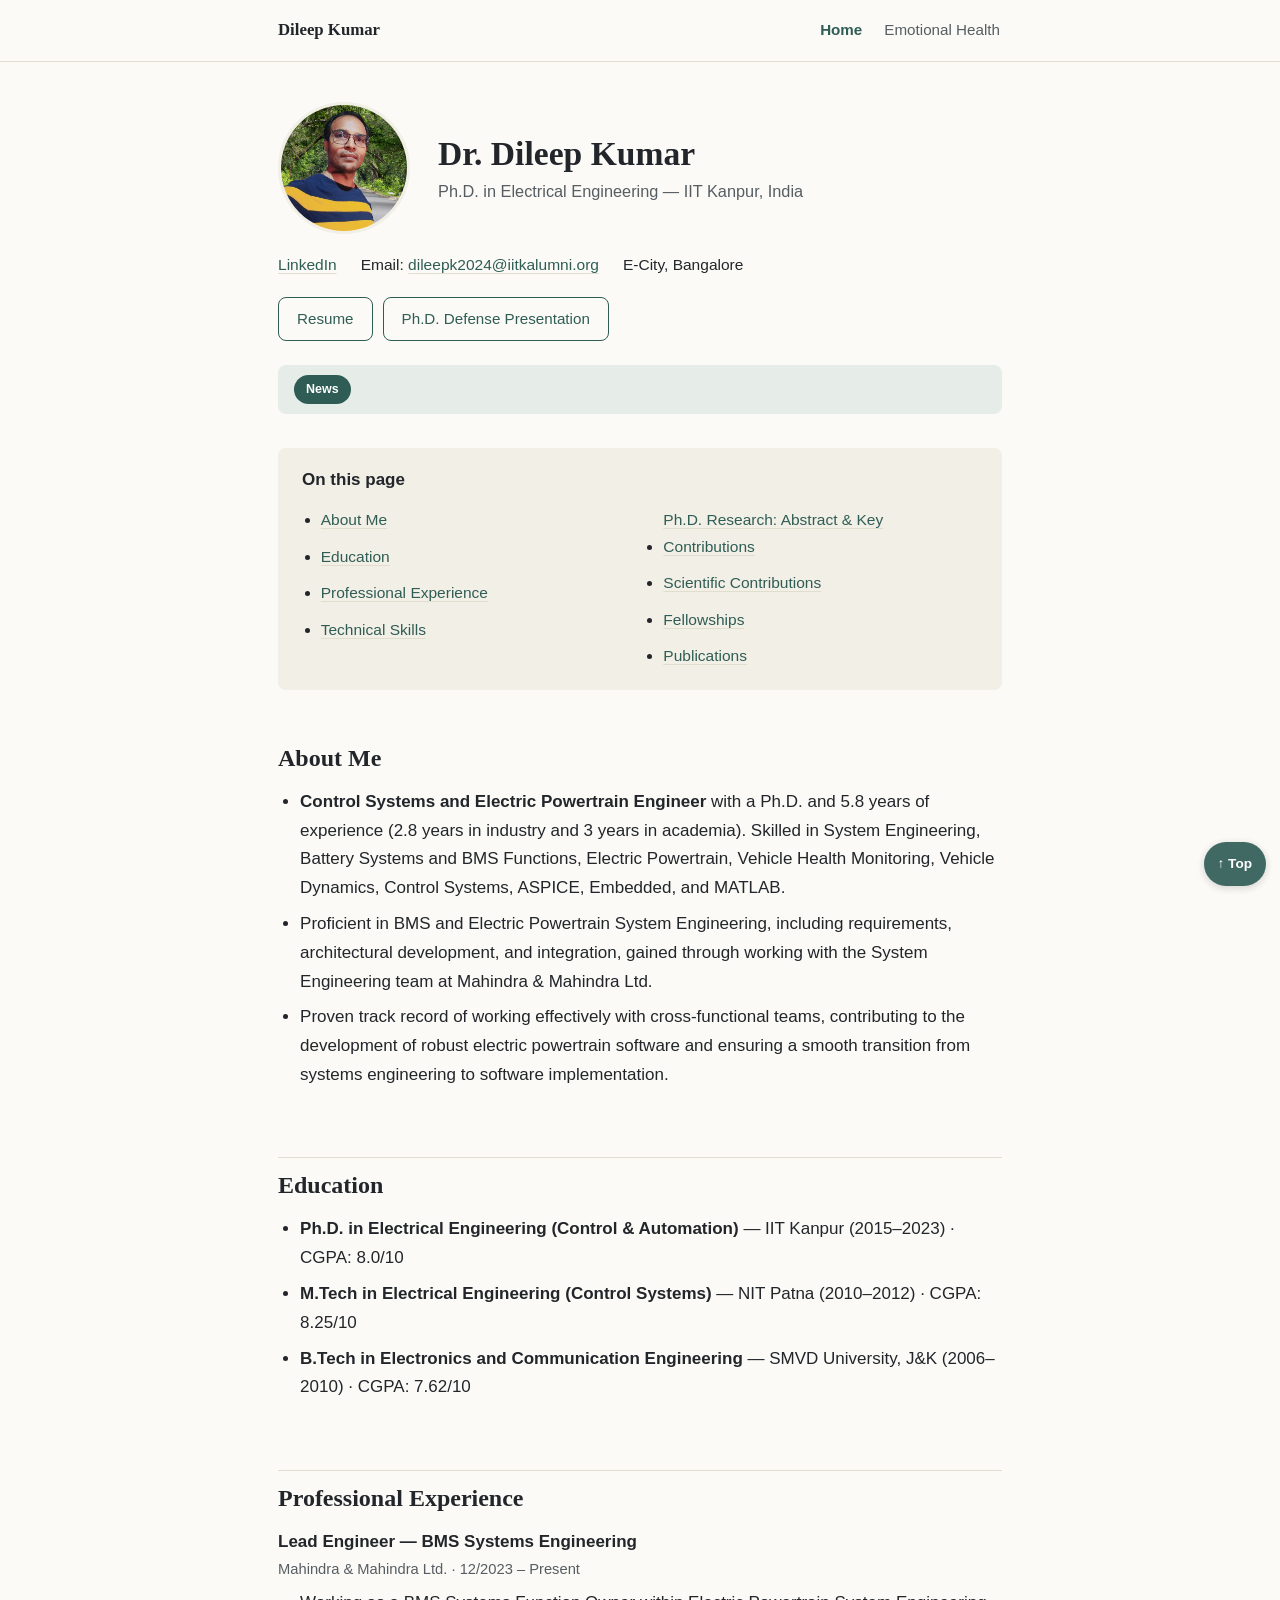
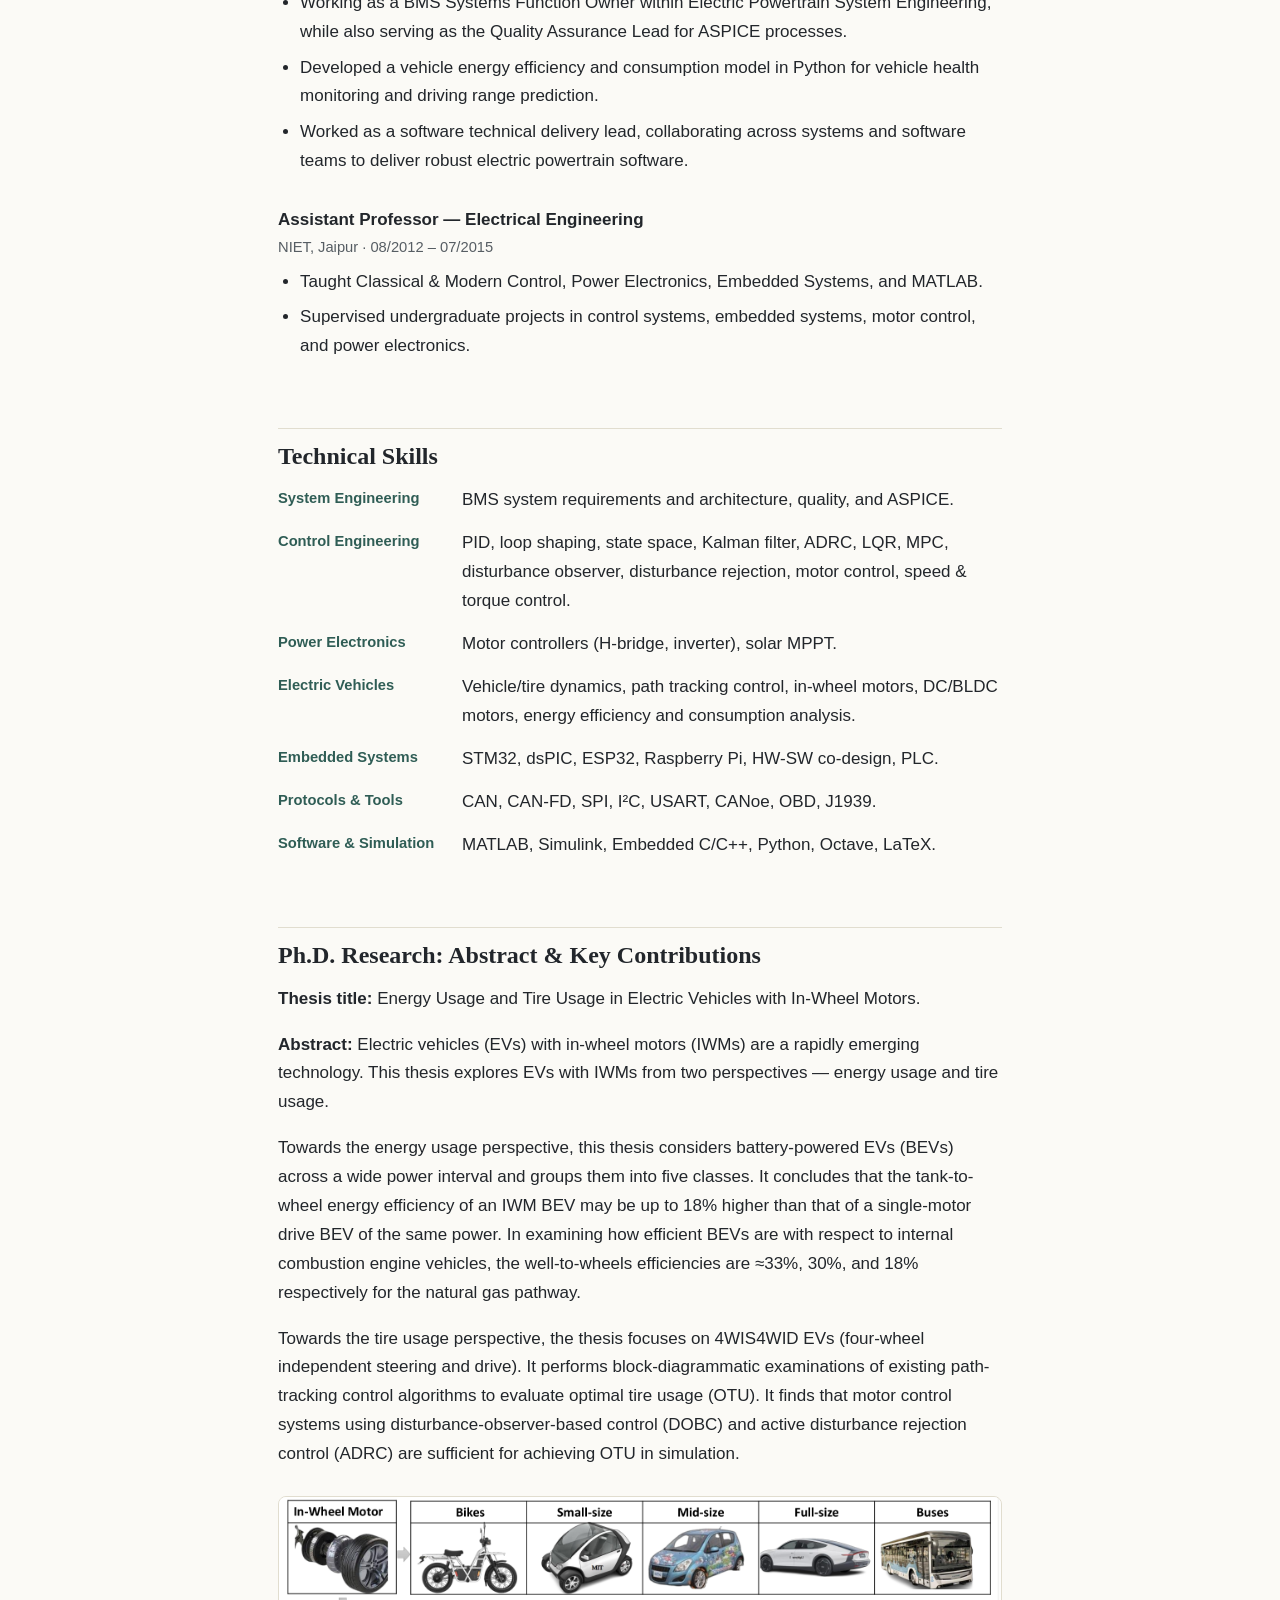
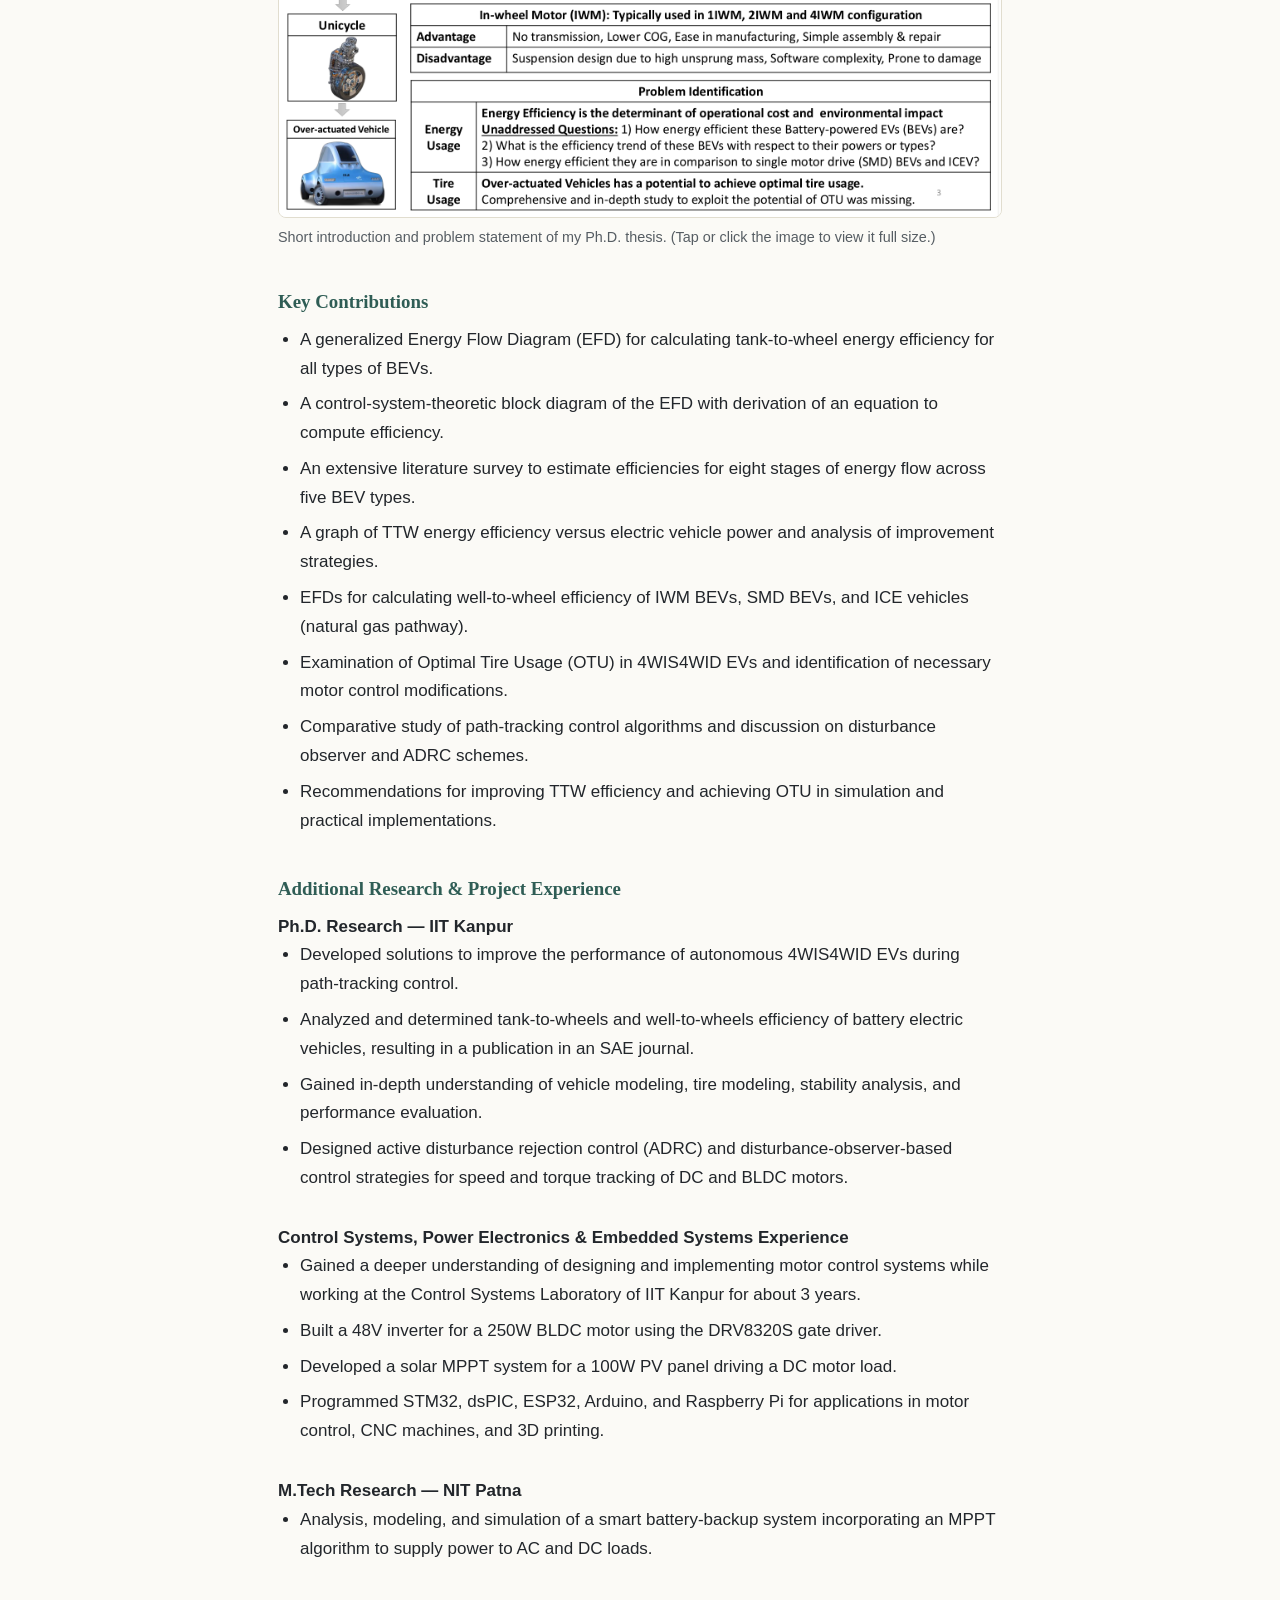
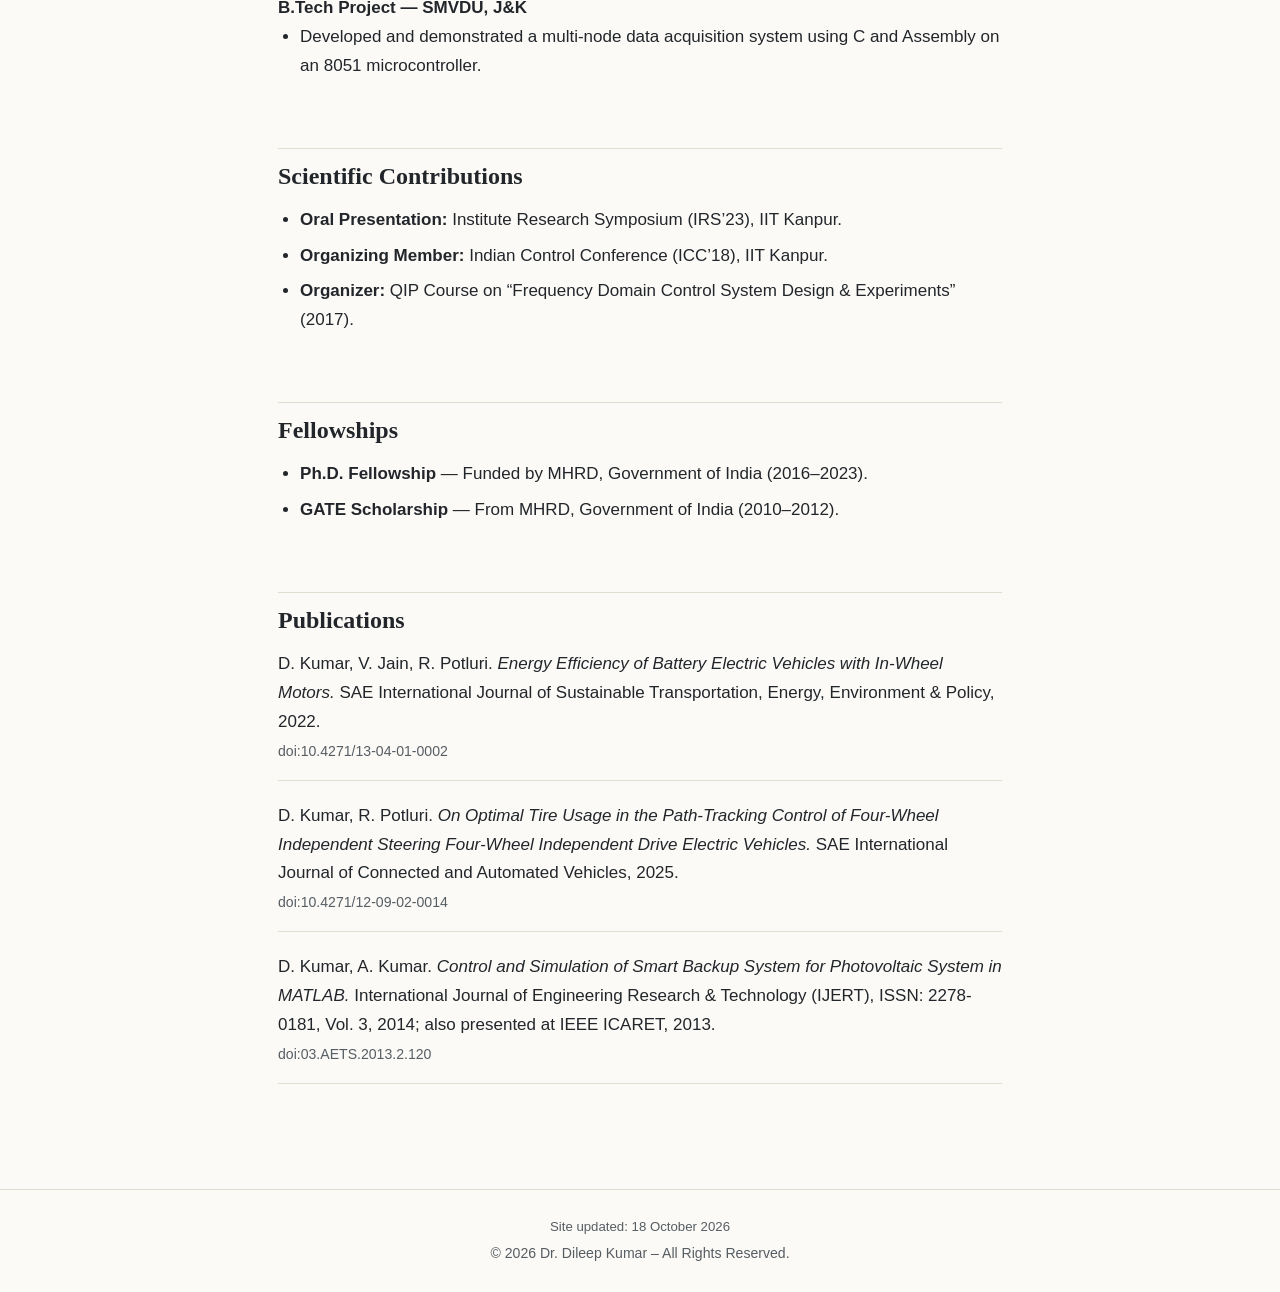
<file: index.html>
<!DOCTYPE html>
<html lang="en">
<head>
<meta charset="UTF-8">
<meta name="viewport" content="width=device-width, initial-scale=1.0">
<meta name="theme-color" content="#2F5D55">
<title>Dr. Dileep Kumar | Electrical Engineering & Research</title>
<meta name="description" content="Academic and professional profile of Dr. Dileep Kumar, IIT Kanpur Ph.D.: electric powertrain engineering, research, publications, and CBT educational notes.">
<meta name="author" content="Dr. Dileep Kumar">
<link rel="canonical" href="https://kumar-dileep.github.io/">
<meta property="og:type" content="website">
<meta property="og:site_name" content="Dr. Dileep Kumar">
<meta property="og:title" content="Dr. Dileep Kumar | Electrical Engineering & Research">
<meta property="og:description" content="Academic and professional profile of Dr. Dileep Kumar, IIT Kanpur Ph.D.: electric powertrain engineering, research, publications, and CBT educational notes.">
<meta property="og:url" content="https://kumar-dileep.github.io/">
<meta name="twitter:card" content="summary">
<link rel="stylesheet" href="style.css">
</head>
<body id="top">

<a class="skip-link" href="#main">Skip to content</a>

<nav class="site-nav" aria-label="Main">
  <div class="nav-inner">
    <a class="brand" href="index.html">Dileep Kumar</a>
    <div class="links">
      <a href="index.html" aria-current="page">Home</a>
      <a href="emotional_health.html">Emotional Health</a>
    </div>
  </div>
</nav>

<main id="main">

  <div class="hero">
    <img src="Photo10.png" alt="Photo of Dr. Dileep Kumar">
    <div class="headline">
      <h1>Dr. Dileep Kumar</h1>
      <p class="subtitle">Ph.D. in Electrical Engineering &mdash; IIT Kanpur, India</p>
    </div>
  </div>

  <ul class="meta-list">
    <li><a href="https://www.linkedin.com/in/dlpkmr53/" rel="noopener">LinkedIn</a></li>
    <li>Email: <a href="mailto:dileepk2024@iitkalumni.org">dileepk2024@iitkalumni.org</a></li>  <li>E-City, Bangalore</li>
  </ul>

  <div class="btn-row">
    <a class="btn" href="Resume_Dileep.pdf">Resume</a>
    <a class="btn" href="Final_Presentation.pdf">Ph.D. Defense Presentation</a>
  </div>

  <!--
    LATEST NEWS TICKER
    To add another item later, change the text/link inside the <a> tag
    below (or add more links, separated by " &middot; ").
    On phones the ticker is shown as normal wrapped text.
  -->
  <div class="news-ticker" role="region" aria-label="Latest news">
    <span class="ticker-badge">News</span>
    <div class="ticker-viewport">
      <p class="ticker-content">
        <a href="emotional_health.html#talks">Invited talk: &ldquo;Keeping
        Ourselves Emotionally Healthy: A Cognitive Behavioral Therapy
        Approach&rdquo; &mdash; AICTE Training and Learning (ATAL)
        Academy Faculty Development Programme (FDP), UKF College of
        Engineering &amp; Technology, Kollam &mdash; Sept 19,
        2026. Read more &rarr;</a>
      </p>
    </div>
  </div>

  <nav class="toc" aria-label="Page sections">
    <p>On this page</p>
    <ul>
      <li><a href="#about">About Me</a></li>
      <li><a href="#education">Education</a></li>
      <li><a href="#experience">Professional Experience</a></li>
      <li><a href="#skills">Technical Skills</a></li>
      <li><a href="#research">Ph.D. Research: Abstract &amp; Key Contributions</a></li>
      <li><a href="#contributions">Scientific Contributions</a></li>
      <li><a href="#fellowships">Fellowships</a></li>
      <li><a href="#publications">Publications</a></li>
    </ul>
  </nav>

  <h2 id="about">About Me</h2>
  <ul>
    <li><strong>Control Systems and Electric Powertrain Engineer</strong> with a Ph.D. and 5.8 years of experience (2.8 years in industry and 3 years in academia). Skilled in System Engineering, Battery Systems and BMS Functions, Electric Powertrain, Vehicle Health Monitoring, Vehicle Dynamics, Control Systems, ASPICE, Embedded, and MATLAB.</li>
    <li>Proficient in BMS and Electric Powertrain System Engineering, including requirements, architectural development, and integration, gained through working with the System Engineering team at Mahindra &amp; Mahindra Ltd.</li>
    <li>Proven track record of working effectively with cross-functional teams, contributing to the development of robust electric powertrain software and ensuring a smooth transition from systems engineering to software implementation.</li>
  </ul>

  <h2 id="education">Education</h2>
  <ul>
    <li><strong>Ph.D. in Electrical Engineering (Control &amp; Automation)</strong> &mdash; IIT Kanpur (2015&ndash;2023) &middot; CGPA: 8.0/10</li>
    <li><strong>M.Tech in Electrical Engineering (Control Systems)</strong> &mdash; NIT Patna (2010&ndash;2012) &middot; CGPA: 8.25/10</li>
    <li><strong>B.Tech in Electronics and Communication Engineering</strong> &mdash; SMVD University, J&amp;K (2006&ndash;2010) &middot; CGPA: 7.62/10</li>
  </ul>

  <h2 id="experience">Professional Experience</h2>

  <div class="entry">
    <div class="role">Lead Engineer &mdash; BMS Systems Engineering</div>
    <div class="org-line">Mahindra &amp; Mahindra Ltd. &middot; 12/2023 &ndash; Present</div>
    <ul>
      <li>Working as a BMS Systems Function Owner within Electric Powertrain System Engineering, while also serving as the Quality Assurance Lead for ASPICE processes.</li>
      <li>Developed a vehicle energy efficiency and consumption model in Python for vehicle health monitoring and driving range prediction.</li>
      <li>Worked as a software technical delivery lead, collaborating across systems and software teams to deliver robust electric powertrain software.</li>
    </ul>
  </div>

  <div class="entry">
    <div class="role">Assistant Professor &mdash; Electrical Engineering</div>
    <div class="org-line">NIET, Jaipur &middot; 08/2012 &ndash; 07/2015</div>
    <ul>
      <li>Taught Classical &amp; Modern Control, Power Electronics, Embedded Systems, and MATLAB.</li>
      <li>Supervised undergraduate projects in control systems, embedded systems, motor control, and power electronics.</li>
    </ul>
  </div>

  <h2 id="skills">Technical Skills</h2>
  <dl class="skills-grid">
    <div class="skill-row">
      <dt>System Engineering</dt>
      <dd>BMS system requirements and architecture, quality, and ASPICE.</dd>
    </div>
    <div class="skill-row">
      <dt>Control Engineering</dt>
      <dd>PID, loop shaping, state space, Kalman filter, ADRC, LQR, MPC, disturbance observer, disturbance rejection, motor control, speed &amp; torque control.</dd>
    </div>
    <div class="skill-row">
      <dt>Power Electronics</dt>
      <dd>Motor controllers (H-bridge, inverter), solar MPPT.</dd>
    </div>
    <div class="skill-row">
      <dt>Electric Vehicles</dt>
      <dd>Vehicle/tire dynamics, path tracking control, in-wheel motors, DC/BLDC motors, energy efficiency and consumption analysis.</dd>
    </div>
    <div class="skill-row">
      <dt>Embedded Systems</dt>
      <dd>STM32, dsPIC, ESP32, Raspberry Pi, HW-SW co-design, PLC.</dd>
    </div>
    <div class="skill-row">
      <dt>Protocols &amp; Tools</dt>
      <dd>CAN, CAN-FD, SPI, I&sup2;C, USART, CANoe, OBD, J1939.</dd>
    </div>
    <div class="skill-row">
      <dt>Software &amp; Simulation</dt>
      <dd>MATLAB, Simulink, Embedded C/C++, Python, Octave, LaTeX.</dd>
    </div>
  </dl>

  <h2 id="research">Ph.D. Research: Abstract &amp; Key Contributions</h2>
  <p><strong>Thesis title:</strong> Energy Usage and Tire Usage in Electric Vehicles with In-Wheel Motors.</p>

  <p><strong>Abstract:</strong> Electric vehicles (EVs) with in-wheel motors (IWMs) are a rapidly emerging technology. This thesis explores EVs with IWMs from two perspectives &mdash; energy usage and tire usage.</p>

  <p>Towards the energy usage perspective, this thesis considers battery-powered EVs (BEVs) across a wide power interval and groups them into five classes. It concludes that the tank-to-wheel energy efficiency of an IWM BEV may be up to 18% higher than that of a single-motor drive BEV of the same power. In examining how efficient BEVs are with respect to internal combustion engine vehicles, the well-to-wheels efficiencies are &asymp;33%, 30%, and 18% respectively for the natural gas pathway.</p>

  <p>Towards the tire usage perspective, the thesis focuses on 4WIS4WID EVs (four-wheel independent steering and drive). It performs block-diagrammatic examinations of existing path-tracking control algorithms to evaluate optimal tire usage (OTU). It finds that motor control systems using disturbance-observer-based control (DOBC) and active disturbance rejection control (ADRC) are sufficient for achieving OTU in simulation.</p>

  <figure>
    <a class="img-link" href="PS.png" target="_blank" rel="noopener" aria-label="Open the problem statement image in full size">
      <img loading="lazy" decoding="async" src="PS.png" alt="PhD Problem Statement">
    </a>
    <figcaption>Short introduction and problem statement of my Ph.D. thesis. (Tap or click the image to view it full size.)</figcaption>
  </figure>

  <h3>Key Contributions</h3>
  <ul>
    <li>A generalized Energy Flow Diagram (EFD) for calculating tank-to-wheel energy efficiency for all types of BEVs.</li>
    <li>A control-system-theoretic block diagram of the EFD with derivation of an equation to compute efficiency.</li>
    <li>An extensive literature survey to estimate efficiencies for eight stages of energy flow across five BEV types.</li>
    <li>A graph of TTW energy efficiency versus electric vehicle power and analysis of improvement strategies.</li>
    <li>EFDs for calculating well-to-wheel efficiency of IWM BEVs, SMD BEVs, and ICE vehicles (natural gas pathway).</li>
    <li>Examination of Optimal Tire Usage (OTU) in 4WIS4WID EVs and identification of necessary motor control modifications.</li>
    <li>Comparative study of path-tracking control algorithms and discussion on disturbance observer and ADRC schemes.</li>
    <li>Recommendations for improving TTW efficiency and achieving OTU in simulation and practical implementations.</li>
  </ul>

  <h3>Additional Research &amp; Project Experience</h3>

  <div class="entry">
    <div class="role">Ph.D. Research &mdash; IIT Kanpur</div>
    <ul>
      <li>Developed solutions to improve the performance of autonomous 4WIS4WID EVs during path-tracking control.</li>
      <li>Analyzed and determined tank-to-wheels and well-to-wheels efficiency of battery electric vehicles, resulting in a publication in an SAE journal.</li>
      <li>Gained in-depth understanding of vehicle modeling, tire modeling, stability analysis, and performance evaluation.</li>
      <li>Designed active disturbance rejection control (ADRC) and disturbance-observer-based control strategies for speed and torque tracking of DC and BLDC motors.</li>
    </ul>
  </div>

  <div class="entry">
    <div class="role">Control Systems, Power Electronics &amp; Embedded Systems Experience</div>
    <ul>
      <li>Gained a deeper understanding of designing and implementing motor control systems while working at the Control Systems Laboratory of IIT Kanpur for about 3 years.</li>
      <li>Built a 48V inverter for a 250W BLDC motor using the DRV8320S gate driver.</li>
      <li>Developed a solar MPPT system for a 100W PV panel driving a DC motor load.</li>
      <li>Programmed STM32, dsPIC, ESP32, Arduino, and Raspberry Pi for applications in motor control, CNC machines, and 3D printing.</li>
    </ul>
  </div>

  <div class="entry">
    <div class="role">M.Tech Research &mdash; NIT Patna</div>
    <ul>
      <li>Analysis, modeling, and simulation of a smart battery-backup system incorporating an MPPT algorithm to supply power to AC and DC loads.</li>
    </ul>
  </div>

  <div class="entry">
    <div class="role">B.Tech Project &mdash; SMVDU, J&amp;K</div>
    <ul>
      <li>Developed and demonstrated a multi-node data acquisition system using C and Assembly on an 8051 microcontroller.</li>
    </ul>
  </div>

  <h2 id="contributions">Scientific Contributions</h2>
  <ul>
    <li><strong>Oral Presentation:</strong> Institute Research Symposium (IRS&rsquo;23), IIT Kanpur.</li>
    <li><strong>Organizing Member:</strong> Indian Control Conference (ICC&rsquo;18), IIT Kanpur.</li>
    <li><strong>Organizer:</strong> QIP Course on &ldquo;Frequency Domain Control System Design &amp; Experiments&rdquo; (2017).</li>
  </ul>

  <h2 id="fellowships">Fellowships</h2>
  <ul>
    <li><strong>Ph.D. Fellowship</strong> &mdash; Funded by MHRD, Government of India (2016&ndash;2023).</li>
    <li><strong>GATE Scholarship</strong> &mdash; From MHRD, Government of India (2010&ndash;2012).</li>
  </ul>

  <h2 id="publications">Publications</h2>
  <ul class="pub-list">
    <li>
      D. Kumar, V. Jain, R. Potluri. <em>Energy Efficiency of Battery Electric Vehicles with In-Wheel Motors.</em> SAE International Journal of Sustainable Transportation, Energy, Environment &amp; Policy, 2022.<br>
      <span class="doi">doi:10.4271/13-04-01-0002</span>
    </li>
    <li>
      D. Kumar, R. Potluri. <em>On Optimal Tire Usage in the Path-Tracking Control of Four-Wheel Independent Steering Four-Wheel Independent Drive Electric Vehicles.</em> SAE International Journal of Connected and Automated Vehicles, 2025.<br>
      <span class="doi">doi:10.4271/12-09-02-0014</span>
    </li>
    <li>
      D. Kumar, A. Kumar. <em>Control and Simulation of Smart Backup System for Photovoltaic System in MATLAB.</em> International Journal of Engineering Research &amp; Technology (IJERT), ISSN: 2278-0181, Vol. 3, 2014; also presented at IEEE ICARET, 2013.<br>
      <span class="doi">doi:03.AETS.2013.2.120</span>
    </li>
  </ul>

</main>

<a class="to-top" href="#top" aria-label="Back to top">&uarr; Top</a>

<footer class="site-footer">
  <div class="footer-inner">
    <p class="footer-meta">Site updated: <time datetime="2026-10-18">18 October 2026</time></p>
    <p>&copy; 2026 Dr. Dileep Kumar &ndash; All Rights Reserved.</p>
  </div>
</footer>
<script src="site-enhancements.js" defer></script>

</body>
</html>
</file>
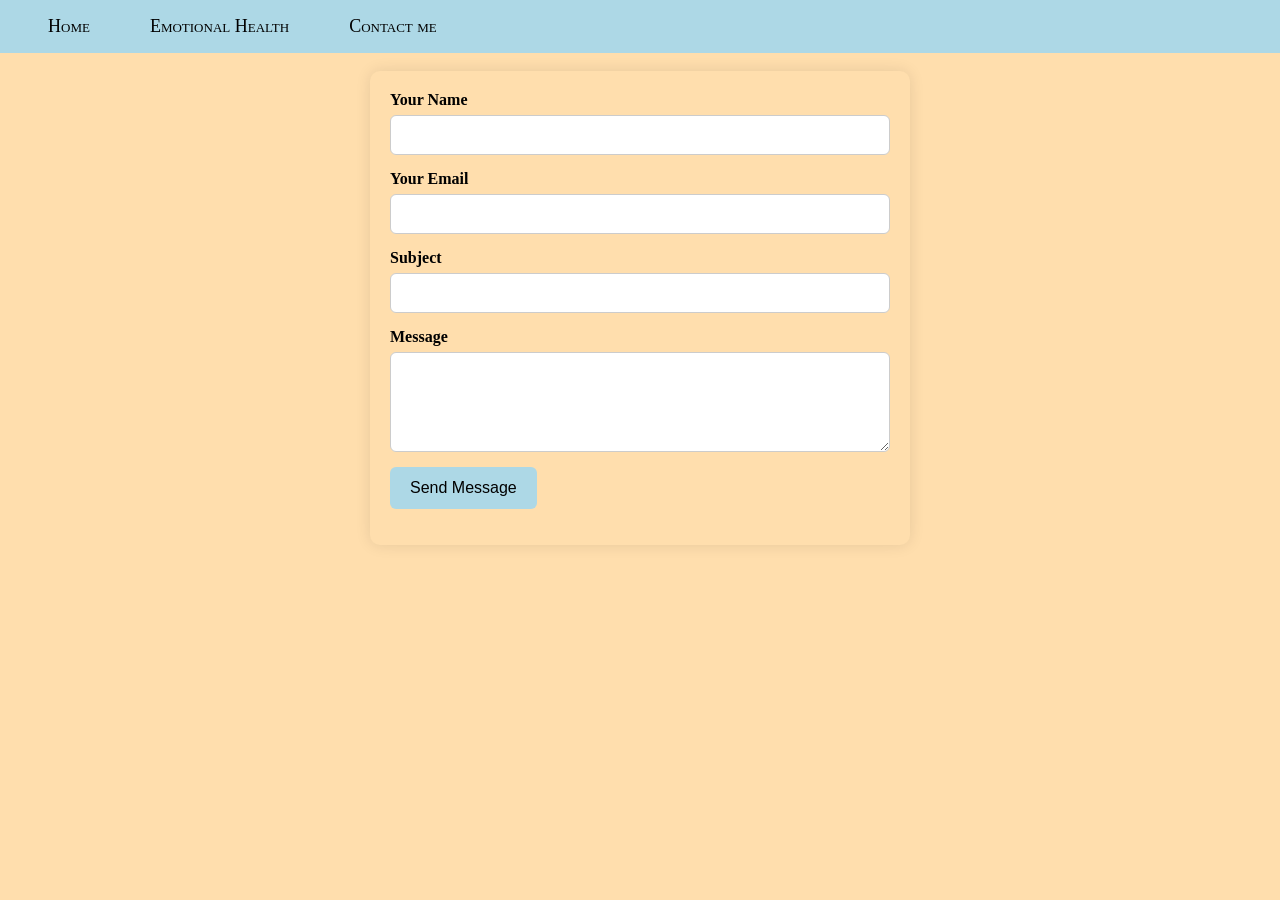
<file: Contact.html>
<!DOCTYPE html PUBLIC "-//W3C//DTD HTML 4.01 Transitional//EN">

<!DOCTYPE html>
<html lang="en">
<head>

<body bgcolor="#FFDEAD">
<meta charset="utf-8" />
<meta http-equiv="content-type" content="text/html; charset=UTF-8">
<meta http-equiv="X-UA-Compatible" content="IE=edge,chrome=1" />
<title>Contact me</title>
<meta name="generator" content="DocPad v6.79.4" />
  <!-- Mobile viewport optimized: h5bp.com/viewport -->
  <meta name="viewport" content="width=max-width" />
    <style>
        body {
            margin: 0;
	    font-family:  "Georgia";
        }
        .navbar {
            background-color: lightblue;
            overflow: hidden;
            display: flex;
            padding: 16px 20px;
        }
        .navbar a {
            color: black;
            text-decoration: none;
            padding: 3px 20px;
            margin: 0 8px;
            font-size: 18px;
        }
        .navbar a:hover {
            background-color: blue;
            border-radius: 3px;
        }

	.contact-form {
      max-width: 500px;
      margin: auto;
      background: #FFDEAD;
      padding: 20px;
      border-radius: 10px;
      box-shadow: 0 0 15px rgba(0,0,0,0.1);
    }
    .contact-form h2 {
      margin-bottom: 10px;
    }
    .form-group {
      margin-bottom: 15px;
    }
    label {
      display: block;
      margin-bottom: 6px;
      font-weight: bold;
    }
    input, textarea {
      width: 100%;
      padding: 10px;
      font-size: 16px;
      border: 1px solid #ccc;
      border-radius: 6px;
    }
    textarea {
      resize: vertical;
      min-height: 100px;
    }
    button {
	background-color: lightblue;
      color: black;
      padding: 12px 20px;
      border: none;
      border-radius: 6px;
      cursor: pointer;
      font-size: 16px;
    }
    button:hover {
      background-color: #0056b3;
    }
	
    </style>

    <div class="navbar" > <font style="font-family: Georgia;
   font-variant: small-caps; font-size: 100%"> 
        <a href="index.html">Home</a>
      <!----- <a href="Research.html">Research Works</a> --->
        <a href="Emotional.html"> Emotional Health</a>
	<a href="Contact.html"> Contact me</a>
	</font>
    </div>

    <br>
    
    <div class="contact-form">
    
    <form action="mailto:dlpkmr53@gmail.com" method="post" enctype="text/plain">
      <div class="form-group">
        <label for="name">Your Name</label>
        <input type="text" id="name" name="name" required>
      </div>
      <div class="form-group">
        <label for="email">Your Email</label>
        <input type="email" id="email" name="email" required>
      </div>
      <div class="form-group">
        <label for="subject">Subject</label>
        <input type="text" id="subject" name="subject">
      </div>
      <div class="form-group">
        <label for="message">Message</label>
        <textarea id="message" name="message" required></textarea>
      </div>
      <button type="submit">Send Message</button>
    </form>
  </div>

 
</body>

</html>
</file>
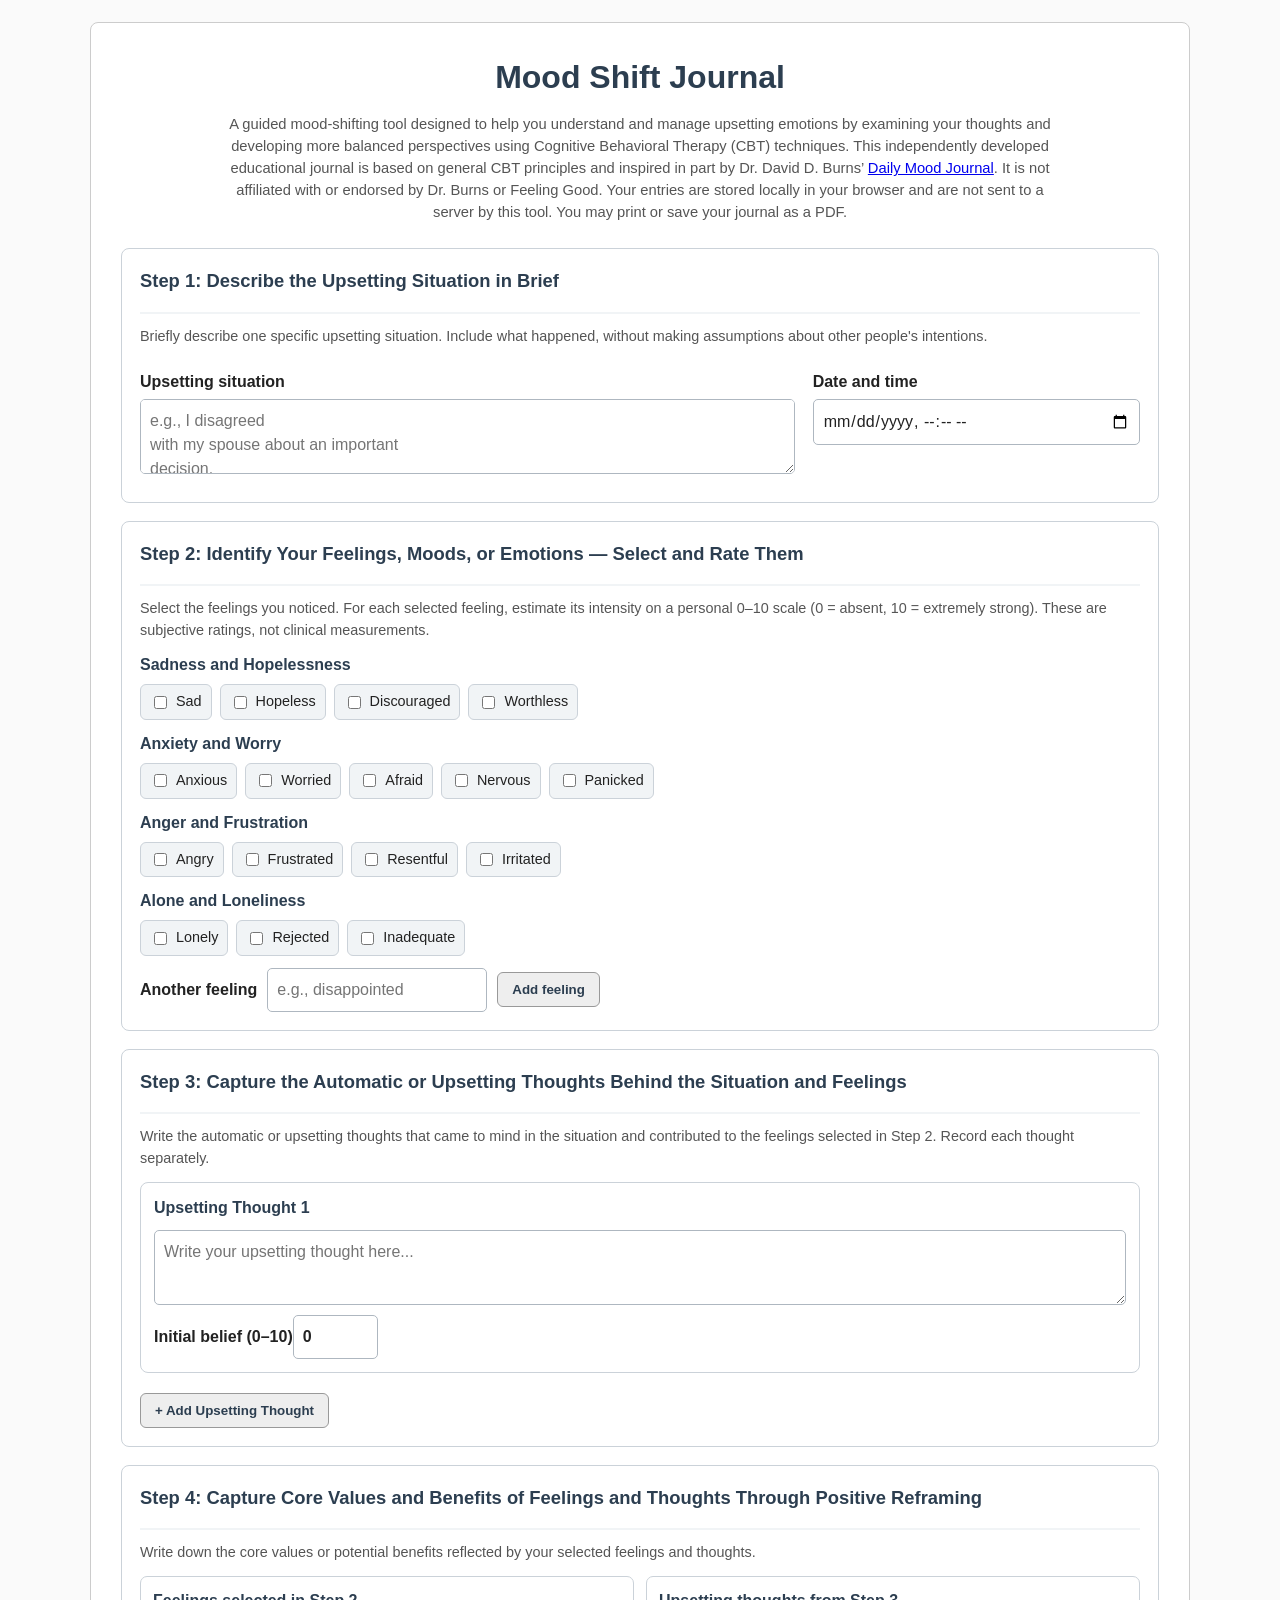
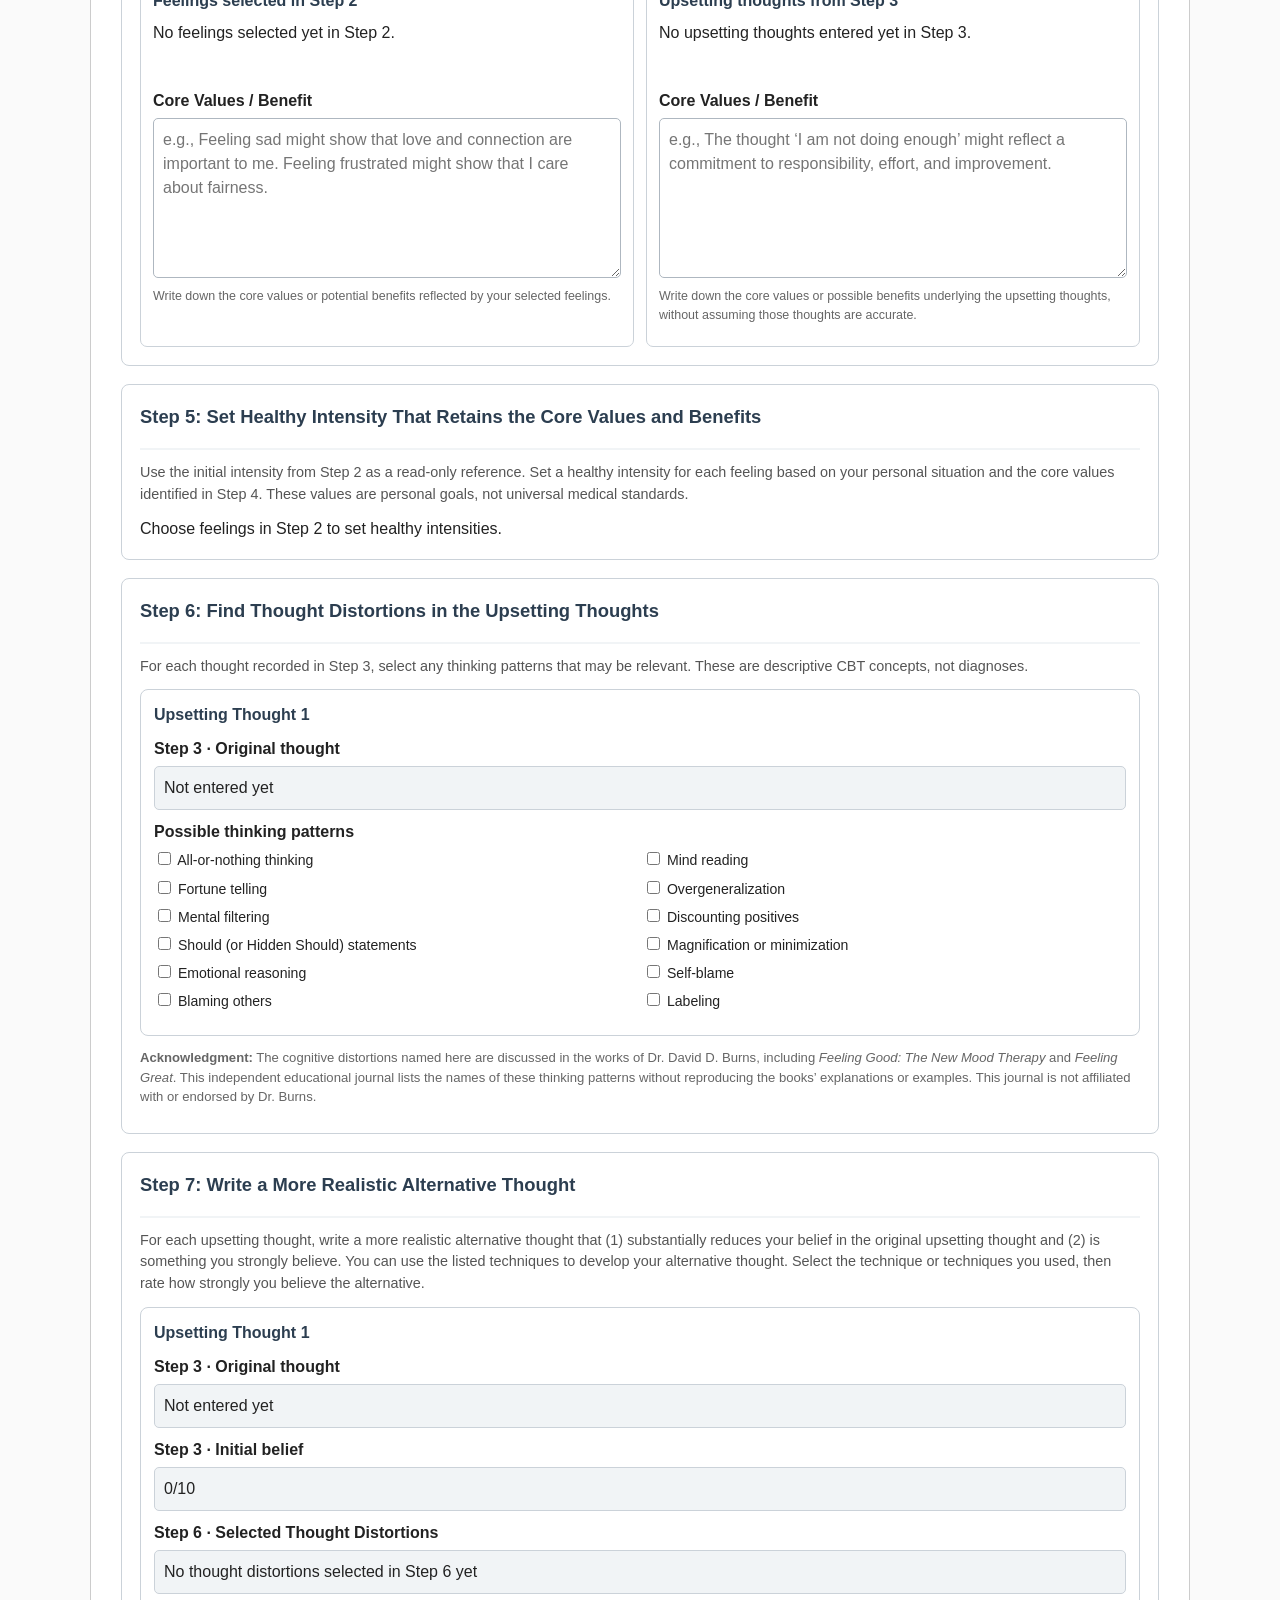
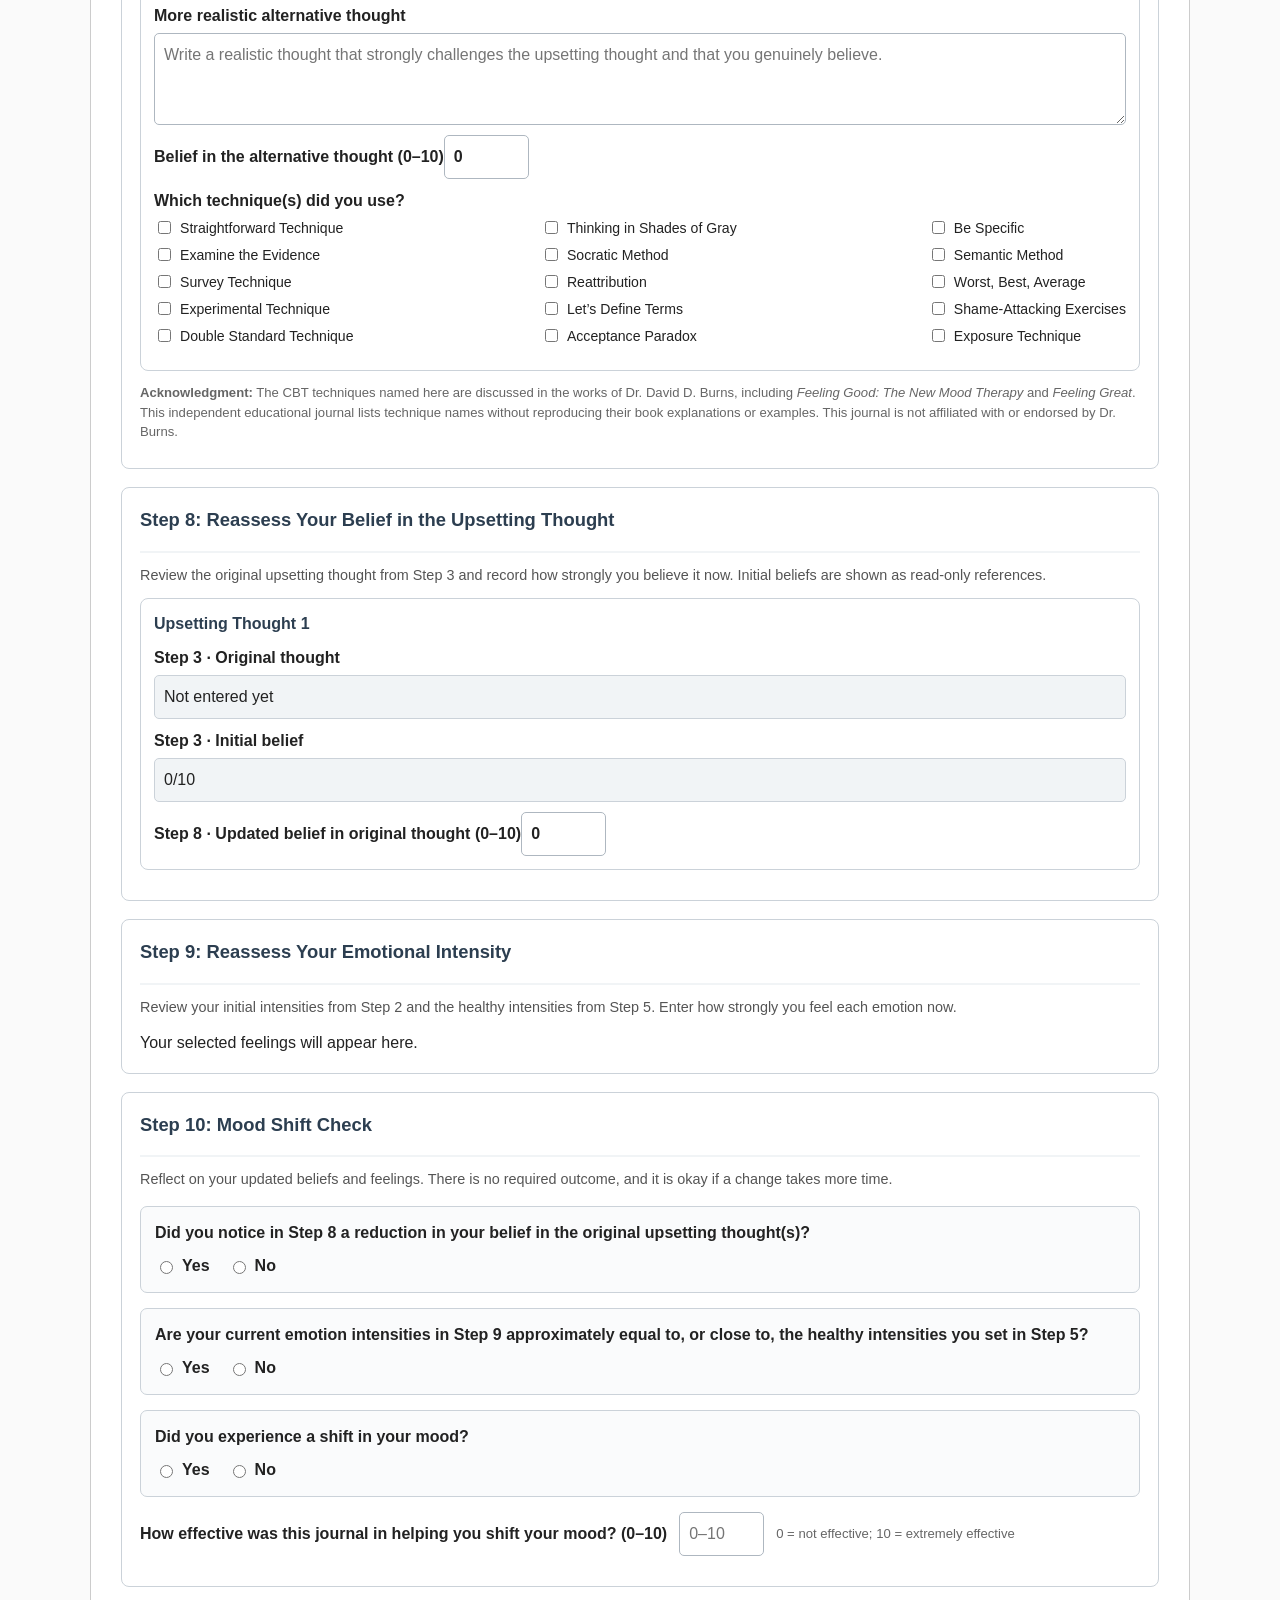
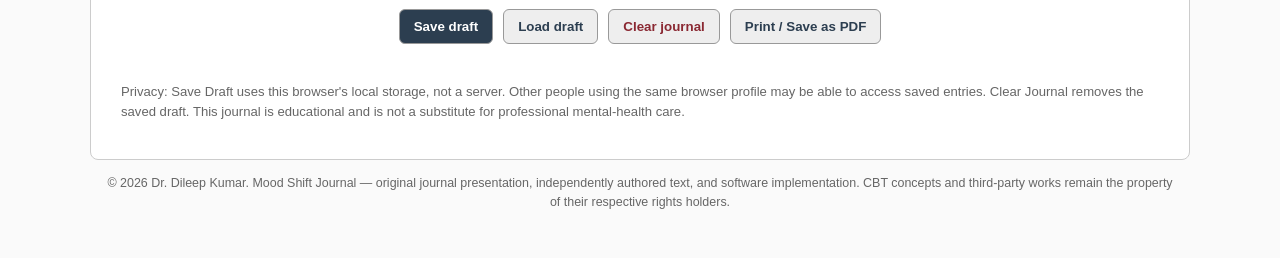
<file: Mood_Shift_Journal.html>
<!DOCTYPE html>
<html lang="en"><head><meta charset="UTF-8"><meta name="viewport" content="width=device-width, initial-scale=1"><title>Mood Shift Journal | Guided Reflection</title>
<style>
/* Only the techniques in Step 7 use a three-column, five-row layout. */
.technique-options{display:grid;grid-template-columns:repeat(3,minmax(0,1fr));grid-template-rows:repeat(5,auto);grid-auto-flow:column;gap:8px 16px}
.technique-options label{display:flex;align-items:flex-start;gap:6px;min-width:0;font-weight:normal}
@media(max-width:700px){.technique-options{grid-template-columns:1fr;grid-template-rows:none;grid-auto-flow:row}}

:root{--accent:#2c3e50;--line:#cbd2d9;--soft:#f1f4f6;--text:#222;--white:#fff}*{box-sizing:border-box}body{font-family:Arial,Helvetica,sans-serif;background:#fafafa;color:var(--text);line-height:1.5;margin:0;padding:22px}.page{max-width:1100px;margin:auto;background:white;padding:30px;border:1px solid #ccc;border-radius:8px}h1{text-align:center;color:var(--accent);margin:0}h2{color:var(--accent);font-size:1.15rem;margin:0 0 8px}p{margin:8px 0}.intro{text-align:center;max-width:850px;margin:12px auto 25px;font-size:.92rem;color:#555}.step{border:1px solid var(--line);border-radius:8px;margin:18px 0;padding:18px;background:white;break-inside:avoid}.stephead{display:flex;gap:0;align-items:center;border-bottom:2px solid var(--soft);padding-bottom:9px;margin-bottom:12px}.hint{color:#555;font-size:.9rem;margin:5px 0 12px}.field{display:flex;flex-direction:column;gap:5px;margin:10px 0}label{font-weight:600}input[type=text],input[type=datetime-local],textarea,select,input[type=number]{border:1px solid #aeb7c0;border-radius:5px;padding:9px;font:inherit;background:white;color:var(--text)}textarea{width:100%;min-height:75px;resize:vertical}.event-row{display:grid;grid-template-columns:minmax(0,2fr) minmax(220px,1fr);gap:18px;align-items:start}.event-row .field{min-width:0}.event-row input[type=datetime-local]{width:100%;max-width:100%}.grid2{display:grid;grid-template-columns:repeat(2,minmax(0,1fr));gap:12px}.chips{display:flex;flex-wrap:wrap;gap:8px}.chip{display:inline-flex;align-items:center;gap:6px;padding:6px 9px;border:1px solid var(--line);border-radius:6px;background:var(--soft);font-size:.9rem;font-weight:normal}.group{margin:12px 0}.group strong{display:block;margin-bottom:7px;color:var(--accent)}.item{padding:12px;border:1px solid var(--line);border-radius:7px;margin:10px 0;background:#fff}.itemhead{display:flex;justify-content:space-between;gap:12px;align-items:center}.ratings{display:grid;grid-template-columns:repeat(3,minmax(0,1fr));gap:10px;margin-top:10px}.ratings label{font-size:.88rem}.ratings input{width:100%;margin-top:4px}.ratings .readonly-rating{display:block;background:var(--soft);border:1px solid var(--line);border-radius:5px;padding:9px;margin-top:4px;font-weight:bold}.rating-note{margin:4px 0 0;color:#666;font-size:.78rem}.row{display:flex;flex-wrap:wrap;gap:10px;align-items:center}.button{background:#eee;color:var(--accent);border:1px solid #999;border-radius:6px;padding:9px 14px;font-weight:600;cursor:pointer}.button:hover{background:#ddd}.button.primary{background:var(--accent);color:#fff}.button.danger{color:#8a2832}.actions{display:flex;gap:10px;justify-content:center;flex-wrap:wrap;margin:22px 0 5px}.small{font-size:.82rem;color:#666}.options{display:grid;grid-template-columns:repeat(2,minmax(0,1fr));gap:6px}.options label{font-size:.88rem;font-weight:normal}.thought-grid{display:grid;grid-template-columns:repeat(2,minmax(0,1fr));gap:10px}.thought-card{border:1px solid var(--line);border-radius:8px;padding:13px;margin:12px 0;break-inside:avoid}.thought-card .reference{background:var(--soft);border:1px solid var(--line);border-radius:5px;padding:9px;white-space:pre-wrap;overflow-wrap:anywhere}#addReflection{margin-top:8px}.thought-card .remove-btn{margin-top:8px}.thought-card h3{color:var(--accent);font-size:1rem;margin:0 0 10px}.status{text-align:center;color:#286b37;min-height:22px}.muted{background:var(--soft);padding:12px;border-radius:6px}.nav{display:flex;flex-wrap:wrap;gap:7px;justify-content:center;margin:15px 0}.nav a{color:var(--accent);font-size:.83rem;text-decoration:none;border:1px solid var(--line);border-radius:4px;padding:5px 8px}.reflection{display:grid;grid-template-columns:1fr 1fr;gap:12px}.reframe-title{font-size:1rem;color:var(--accent);margin:0 0 8px}.reflection .reference{min-height:58px;white-space:pre-wrap;overflow-wrap:anywhere}.reflection .item{margin:0}.reflection textarea#feelingValues,.reflection textarea#thoughtValues{min-height:160px}.creator-footer{max-width:1100px;margin:14px auto 24px;text-align:center;color:#666;font-size:.78rem;line-height:1.5;padding:0 12px}.hidden{display:none!important}.decision{margin:15px 0;padding:14px;border:1px solid var(--line);border-radius:7px;background:#fafbfc}.decision>p{margin:0 0 9px;font-weight:600}.decision-options{display:flex;flex-wrap:wrap;gap:18px}.decision-options label{display:inline-flex;align-items:center;gap:6px;cursor:pointer}.decision-feedback{margin-top:10px;padding:10px;background:var(--soft);border-radius:5px}.decision-feedback:empty{display:none}.decision-feedback a{color:var(--accent);font-weight:bold}.effectiveness-row{display:flex;align-items:center;gap:12px;flex-wrap:wrap;margin:12px 0}.effectiveness-row label{font-weight:600}.effectiveness-row input{width:85px}.effectiveness-note{font-size:.82rem;color:#666}@media print{.decision-options input{accent-color:#2c3e50}}@media(max-width:700px){body{padding:7px}.page{padding:13px}.event-row,.grid2,.ratings,.options,.thought-grid,.reflection{grid-template-columns:1fr}.step{padding:12px}}@page{size:A4;margin:12mm}@media print{body{background:white;padding:0}.page{border:0;padding:0;max-width:none}.actions,.nav,.add-btn,.remove-btn,#status{display:none!important}.step{break-inside:auto;page-break-inside:auto}textarea{overflow:visible;min-height:70px}.thought-card,.item{break-inside:avoid}a{color:inherit;text-decoration:none}}
</style></head><body><main class="page"><h1>Mood Shift Journal</h1><p class="intro">A guided mood-shifting tool designed to help you understand and manage upsetting emotions by examining your thoughts and developing more balanced perspectives using Cognitive Behavioral Therapy (CBT) techniques. This independently developed educational journal is based on general CBT principles and inspired in part by Dr. David D. Burns’ <a href="https://feelinggood.com/daily-mood-journal/" target="_blank" rel="noopener noreferrer">Daily Mood Journal</a>. It is not affiliated with or endorsed by Dr. Burns or Feeling Good. Your entries are stored locally in your browser and are not sent to a server by this tool. You may print or save your journal as a PDF.</p>
<section class="step" id="s1"><div class="stephead"><h2>Step 1:
Describe the Upsetting Situation in
Brief</h2></div><p class="hint">Briefly describe one specific
upsetting situation. Include what happened, without making assumptions
about other people's
intentions.</p><div class="event-row"><div class="field"><label for="event">Upsetting
situation</label><textarea id="event" placeholder="e.g., I disagreed
with my spouse about an important
decision."></textarea></div><div class="field"><label for="when">Date
and time</label><input id="when"
		       type="datetime-local"></div></div></section>

<section class="step" id="s2"><div class="stephead"><h2>Step 2: Identify Your Feelings, Moods, or Emotions — Select and Rate Them</h2></div><p class="hint">Select the feelings you noticed. For each selected feeling, estimate its intensity on a personal 0–10 scale (0 = absent, 10 = extremely strong). These are subjective ratings, not clinical measurements.</p><div id="feelingGroups"></div><div class="row"><label for="customFeeling">Another feeling</label><input id="customFeeling" type="text" placeholder="e.g., disappointed"><button class="button add-btn" type="button" id="addFeeling">Add feeling</button></div><div id="feelingRows"></div></section>
<section class="step" id="s3"><div class="stephead"><h2>Step 3: Capture the Automatic or Upsetting Thoughts Behind the Situation and Feelings</h2></div><p class="hint">Write the automatic or upsetting thoughts that came to mind in the situation and contributed to the feelings selected in Step 2. Record each thought separately.</p><div id="thoughts"></div><button class="button add-btn" id="addReflection" type="button">+ Add Upsetting Thought</button></section>
<section class="step" id="s4"><div class="stephead"><h2>Step 4: Capture Core Values and Benefits of Feelings and Thoughts Through Positive Reframing</h2></div><p class="hint">Write down the core values or potential benefits reflected by your selected feelings and thoughts.</p><div class="reflection"><div class="item"><h3 class="reframe-title">Feelings selected in Step 2</h3><div id="reframeFeelings" class="reference" aria-live="polite">No feelings selected yet in Step 2.</div><div class="field"><label for="feelingValues">Core Values / Benefit</label><textarea id="feelingValues" placeholder="e.g., Feeling sad might show that love and connection are important to me. Feeling frustrated might show that I care about fairness."></textarea><p class="rating-note">Write down the core values or potential benefits reflected by your selected feelings.</p></div></div><div class="item"><h3 class="reframe-title">Upsetting thoughts from Step 3</h3><div id="reframeThoughts" class="reference" aria-live="polite">No upsetting thoughts entered yet in Step 3.</div><div class="field"><label for="thoughtValues">Core Values / Benefit</label><textarea id="thoughtValues" placeholder="e.g., The thought ‘I am not doing enough’ might reflect a commitment to responsibility, effort, and improvement."></textarea><p class="rating-note">Write down the core values or possible benefits underlying the upsetting thoughts, without assuming those thoughts are accurate.</p></div></div></div></section>
<section class="step" id="s5"><div class="stephead"><h2>Step 5: Set Healthy Intensity That Retains the Core Values and Benefits</h2></div><p class="hint">Use the initial intensity from Step 2 as a read-only reference. Set a healthy intensity for each feeling based on your personal situation and the core values identified in Step 4. These values are personal goals, not universal medical standards.</p><div id="targetSummary">Choose feelings in Step 2 to set healthy intensities.</div></section>
<section class="step" id="s6"><div class="stephead"><h2>Step 6: Find Thought Distortions in the Upsetting Thoughts</h2></div><p class="hint">For each thought recorded in Step 3, select any thinking patterns that may be relevant. These are descriptive CBT concepts, not diagnoses.</p><div id="patternCards"></div><p class="small" style="margin-top:12px"><strong>Acknowledgment:</strong> The cognitive distortions named here are discussed in the works of Dr. David D. Burns, including <em>Feeling Good: The New Mood Therapy</em> and <em>Feeling Great</em>. This independent educational journal lists the names of these thinking patterns without reproducing the books’ explanations or examples. This journal is not affiliated with or endorsed by Dr. Burns.</p></section>
<section class="step" id="s7"><div class="stephead"><h2>Step 7: Write a More Realistic Alternative Thought</h2></div><p class="hint">For each upsetting thought, write a more realistic alternative thought that (1) substantially reduces your belief in the original upsetting thought and (2) is something you strongly believe. You can use the listed techniques to develop your alternative thought. Select the technique or techniques you used, then rate how strongly you believe the alternative.</p><div id="alternativeCards"></div><p class="small" style="margin-top:12px"><strong>Acknowledgment:</strong> The CBT techniques named here are discussed in the works of Dr. David D. Burns, including <em>Feeling Good: The New Mood Therapy</em> and <em>Feeling Great</em>. This independent educational journal lists technique names without reproducing their book explanations or examples. This journal is not affiliated with or endorsed by Dr. Burns.</p></section>
<section class="step" id="s8"><div class="stephead"><h2>Step 8: Reassess Your Belief in the Upsetting Thought</h2></div><p class="hint">Review the original upsetting thought from Step 3 and record how strongly you believe it now. Initial beliefs are shown as read-only references.</p><div id="recheckCards"></div></section>
<section class="step" id="s9"><div class="stephead"><h2>Step 9: Reassess Your Emotional Intensity</h2></div><p class="hint">Review your initial intensities from Step 2 and the healthy intensities from Step 5. Enter how strongly you feel each emotion now.</p><div id="reviewSummary">Your selected feelings will appear here.</div></section>
<section class="step" id="s10"><div class="stephead"><h2>Step 10: Mood Shift Check</h2></div><p class="hint">Reflect on your updated beliefs and feelings. There is no required outcome, and it is okay if a change takes more time.</p>
<div class="decision" id="beliefDecision"><p>Did you notice in Step 8 a reduction in your belief in the original upsetting thought(s)?</p><div class="decision-options" role="radiogroup" aria-label="Reduction in belief"><label><input type="radio" name="beliefReduced" value="yes"> Yes</label><label><input type="radio" name="beliefReduced" value="no"> No</label></div><div id="beliefFeedback" class="decision-feedback" aria-live="polite"></div></div>
<div class="decision"><p>Are your current emotion intensities in Step 9 approximately equal to, or close to, the healthy intensities you set in Step 5?</p><div class="decision-options" role="radiogroup" aria-label="Current intensity compared with healthy intensity"><label><input type="radio" name="intensityReached" value="yes"> Yes</label><label><input type="radio" name="intensityReached" value="no"> No</label></div><div id="intensityFeedback" class="decision-feedback" aria-live="polite"></div></div>
<div class="decision"><p>Did you experience a shift in your mood?</p><div class="decision-options" role="radiogroup" aria-label="Mood shift experienced"><label><input type="radio" name="moodShift" value="yes"> Yes</label><label><input type="radio" name="moodShift" value="no"> No</label></div><div id="moodFeedback" class="decision-feedback" aria-live="polite"></div></div>
<div class="effectiveness-row"><label for="journalEffectiveness">How effective was this journal in helping you shift your mood? (0–10)</label><input id="journalEffectiveness" type="number" min="0" max="10" step="1" inputmode="numeric" placeholder="0–10"><span class="effectiveness-note">0 = not effective; 10 = extremely effective</span></div></section>
<div class="actions"><button class="button primary" id="save" type="button">Save draft</button><button class="button" id="load" type="button">Load draft</button><button class="button danger" id="clear" type="button">Clear journal</button><button class="button" id="print" type="button">Print / Save as PDF</button></div><p class="status" id="status" role="status"></p><p class="small">Privacy: Save Draft uses this browser's local storage, not a server. Other people using the same browser profile may be able to access saved entries. Clear Journal removes the saved draft. This journal is educational and is not a substitute for professional mental-health care.</p></main>
<footer class="creator-footer">© 2026 Dr. Dileep Kumar. Mood Shift Journal — original journal presentation, independently authored text, and software implementation. CBT concepts and third-party works remain the property of their respective rights holders.</footer>
<script>
'use strict';
const $=id=>document.getElementById(id), KEY='moodShiftTenStepDraftV1';
const categories={"Sadness and Hopelessness":["Sad","Hopeless","Discouraged","Worthless"],"Anxiety and Worry":["Anxious","Worried","Afraid","Nervous","Panicked"],"Anger and Frustration":["Angry","Frustrated","Resentful","Irritated"],"Alone and Loneliness":["Lonely","Rejected","Inadequate"]};
const patterns=['All-or-nothing thinking','Mind reading','Fortune telling','Overgeneralization','Mental filtering','Discounting positives','Should (or Hidden Should) statements','Magnification or minimization','Emotional reasoning','Self-blame','Blaming others','Labeling'];
const strategies=['Straightforward Technique','Examine the Evidence','Survey Technique','Experimental Technique','Double Standard Technique','Thinking in Shades of Gray','Socratic Method','Reattribution','Let’s Define Terms','Acceptance Paradox','Be Specific','Semantic Method','Worst, Best, Average','Shame-Attacking Exercises','Exposure Technique'];
let feelings=[],thoughts=[],nextId=1;
function el(tag,attrs={},content=''){const x=document.createElement(tag);Object.entries(attrs).forEach(([k,v])=>{if(k==='class')x.className=v;else x.setAttribute(k,v)});if(content)x.textContent=content;return x}
function notice(s){$('status').textContent=s}
function inputNum(value,callback,caption){const lab=el('label',{},caption);const inp=el('input',{type:'number',min:'0',max:'10',step:'0.5','aria-label':caption});inp.value=value;inp.addEventListener('change',()=>{let v=Number(inp.value);if(!Number.isFinite(v))v=0;v=Math.max(0,Math.min(10,v));inp.value=v;callback(v);renderSummaries()});lab.append(inp);return lab}
function renderCategories(){const root=$('feelingGroups');root.replaceChildren();Object.entries(categories).forEach(([title,items])=>{const g=el('div',{class:'group'});g.append(el('strong',{},title));const chips=el('div',{class:'chips'});items.forEach(name=>{const label=el('label',{class:'chip'});const cb=el('input',{type:'checkbox'});cb.checked=feelings.some(f=>f.name===name);cb.addEventListener('change',()=>{if(cb.checked)addFeel(name);else removeFeel(name)});label.append(cb,document.createTextNode(name));chips.append(label)});g.append(chips);root.append(g)})}
function addFeel(name){name=name.trim().slice(0,80);if(!name||feelings.some(f=>f.name.toLowerCase()===name.toLowerCase()))return;feelings.push({name,now:0,target:0,after:0});renderFeelings();renderCategories()}
function removeFeel(name){feelings=feelings.filter(f=>f.name!==name);renderFeelings();renderCategories()}
function readonlyRating(value,caption){const lab=el('label',{},caption);const span=el('output',{class:'readonly-rating','aria-label':caption},String(value)+'/10');lab.append(span);return lab}
function renderReframingReferences(){
 const f=$('reframeFeelings'),t=$('reframeThoughts');
 f.textContent=feelings.length?feelings.map(x=>'• '+x.name).join('\n'):'No feelings selected yet in Step 2.';
 const entries=thoughts.map((x,i)=>({i,text:String(x.original||'').trim()})).filter(x=>x.text);
 t.textContent=entries.length?entries.map(x=>'Upsetting Thought '+(x.i+1)+': '+x.text).join('\n'):'No upsetting thoughts entered yet in Step 3.';
}
function renderFeelings(){
 const root=$('feelingRows');root.replaceChildren();
 feelings.forEach(f=>{
  const card=el('div',{class:'item'}),top=el('div',{class:'itemhead'});
  top.append(el('strong',{},f.name));
  const rm=el('button',{class:'button remove-btn',type:'button'},'Remove');rm.addEventListener('click',()=>removeFeel(f.name));top.append(rm);card.append(top);
  card.append(inputNum(f.now,v=>f.now=v,'Initial intensity (0–10)'));
  root.append(card);
 });
 renderSummaries();
 renderReframingReferences();
}
function renderSummaries(){
 const target=$('targetSummary'),review=$('reviewSummary');
 if(!feelings.length){target.textContent='Choose feelings in Step 2 to set healthy intensities.';review.textContent='Your selected feelings will appear here.';return}
 // Update existing display values without destroying focused inputs.
 function renderStage(root,stage){
  const identities=feelings.map(f=>f.name);
  const current=Array.from(root.children).map(node=>node.dataset.feeling);
  if(JSON.stringify(identities)!==JSON.stringify(current)){
    root.replaceChildren();
    feelings.forEach(f=>{
      const card=el('div',{class:'item','data-feeling':f.name});
      card.append(el('strong',{},f.name));
      const r=el('div',{class:'ratings'});
      r.append(readonlyRating(f.now,'Step 2 · Initial intensity'));
      if(stage===5){r.append(inputNum(f.target,v=>f.target=v,'Step 5 · Healthy intensity (0–10)'))}
      else {r.append(readonlyRating(f.target,'Step 5 · Healthy intensity'),inputNum(f.after,v=>f.after=v,'Step 9 · Current intensity (0–10)'))}
      card.append(r);root.append(card);
    });
  }
  Array.from(root.children).forEach((card,i)=>{
    const f=feelings[i], outputs=card.querySelectorAll('output.readonly-rating');
    outputs[0].textContent=f.now+'/10';
    if(stage===9)outputs[1].textContent=f.target+'/10';
  });
 }
 renderStage(target,5);renderStage(review,9);
}

function blankThought(id){return {id,original:'',before:0,after:0,patterns:[],evidence:'',counter:'',alternative:'',confidence:0,strategies:[]}}
function multiChoices(arr,chosen,onChange){const div=el('div',{class:'options'});arr.forEach(name=>{const label=el('label');const cb=el('input',{type:'checkbox'});cb.checked=chosen.includes(name);cb.addEventListener('change',()=>onChange(name,cb.checked));label.append(cb,document.createTextNode(' '+name));div.append(label)});return div}
function thoughtField(t,title,key,placeholder,rows=3){const wrap=el('div',{class:'field'});const inp=el('textarea',{rows:String(rows),placeholder,'aria-label':title||'Upsetting thought'});inp.value=t[key]||'';inp.addEventListener('input',()=>{t[key]=inp.value;syncThoughtReferences()});if(title)wrap.append(el('label',{},title));wrap.append(inp);return wrap}
function reference(title,value,mark){const wrap=el('div',{class:'field'});wrap.append(el('label',{},title));const out=el('output',{class:'reference','data-reference':mark},value);wrap.append(out);return wrap}
function refText(s){return String(s||'').trim()||'Not entered yet'}
function syncThoughtReferences(){renderReframingReferences();for(const t of thoughts){document.querySelectorAll('[data-thought-id="'+t.id+'"]').forEach(card=>{card.querySelectorAll('[data-reference]').forEach(out=>{const type=out.dataset.reference;out.textContent=type==='original'?refText(t.original):type==='before'?t.before+'/10':type==='alternative'?refText(t.alternative):type==='confidence'?t.confidence+'/10':type==='patterns'?(t.patterns.length?t.patterns.join(', '):'No thought distortions selected in Step 6 yet'):' '})})}}
function renderThoughts(){
 const s4=$('thoughts'),s7=$('patternCards'),s8=$('alternativeCards'),s9=$('recheckCards');
 for(const root of [s4,s7,s8,s9])root.replaceChildren();
 thoughts.forEach((t,i)=>{
  const header=()=>{const card=el('article',{class:'thought-card','data-thought-id':String(t.id)});card.append(el('h3',{},'Upsetting Thought '+(i+1)));return card};
  // Step 3 is solely the initial thought and initial belief.
  const c4=header();c4.append(thoughtField(t,'','original','Write your upsetting thought here...',2));c4.append(inputNum(t.before,v=>{t.before=v;syncThoughtReferences()},'Initial belief (0–10)'));s4.append(c4);if(thoughts.length>1){const remove=el('button',{class:'button danger remove-btn',type:'button','aria-label':'Remove Upsetting Thought '+(i+1)},'Remove Upsetting Thought');remove.addEventListener('click',()=>{if(!confirm('Remove Upsetting Thought '+(i+1)+' and its entries in later steps?'))return;thoughts=thoughts.filter(x=>x.id!==t.id);renderThoughts()});c4.append(remove)}
  // Step 6 selects patterns while preserving a read-only view of Step 3.
  const c7=header();c7.append(reference('Step 3 · Original thought',refText(t.original),'original'));const p=el('div',{class:'field'});p.append(el('label',{},'Possible thinking patterns'));p.append(multiChoices(patterns,t.patterns,(name,checked)=>{t.patterns=checked?[...t.patterns,name]:t.patterns.filter(x=>x!==name);syncThoughtReferences()}));c7.append(p);s7.append(c7);
  // Step 7 is the only place where alternative thoughts and their confidence are editable.
  const c8=header();c8.append(reference('Step 3 · Original thought',refText(t.original),'original'));c8.append(reference('Step 3 · Initial belief',t.before+'/10','before'));
  c8.append(reference('Step 6 · Selected Thought Distortions',t.patterns.length?t.patterns.join(', '):'No thought distortions selected in Step 6 yet','patterns'));
  c8.append(thoughtField(t,'More realistic alternative thought','alternative','Write a realistic thought that strongly challenges the upsetting thought and that you genuinely believe.',3));c8.append(inputNum(t.confidence,v=>{t.confidence=v;syncThoughtReferences()},'Belief in the alternative thought (0–10)'));
  const st=el('div',{class:'field'});st.append(el('label',{},'Which technique(s) did you use?'));const techniqueChoices=multiChoices(strategies,t.strategies,(name,checked)=>{t.strategies=checked?[...t.strategies,name]:t.strategies.filter(x=>x!==name)});techniqueChoices.classList.add('technique-options');st.append(techniqueChoices);c8.append(st);s8.append(c8);
  // Step 8 is the only place where updated belief is editable.
  const c9=header();c9.append(reference('Step 3 · Original thought',refText(t.original),'original'));c9.append(reference('Step 3 · Initial belief',t.before+'/10','before'));c9.append(inputNum(t.after,v=>t.after=v,'Step 8 · Updated belief in original thought (0–10)'));s9.append(c9);
 });
 syncThoughtReferences();
}
function getChoice(name){return document.querySelector('input[name="'+name+'"]:checked')?.value||''}
function setChoice(name,value){document.querySelectorAll('input[name="'+name+'"]').forEach(r=>{r.checked=(r.value===value)})}
function updateDecisions(){
 const feedback={
  beliefFeedback: getChoice('beliefReduced')==='yes'?'Good progress! You have noticed a reduction in belief.':getChoice('beliefReduced')==='no'?'Try a different technique in <a href="#s7">Step 7: Alternative thoughts</a>, then reassess your belief in Step 8.':'',
  intensityFeedback: getChoice('intensityReached')==='yes'?'Great! Your current ratings are close to the healthy intensities you chose in Step 5.':getChoice('intensityReached')==='no'?'Try other techniques in <a href="#s7">Step 7</a>, then reassess your emotions in <a href="#s9">Step 9</a>.':'',
  moodFeedback: getChoice('moodShift')==='yes'?'Well done! Take a moment to recognize the change you experienced.':getChoice('moodShift')==='no'?'Try again, starting at <a href="#s2">Step 2: Notice and rate your feelings</a>. A shift does not have to happen immediately.':''
 };
 Object.entries(feedback).forEach(([id,html])=>$(id).innerHTML=html);
}
document.querySelectorAll('input[name="beliefReduced"],input[name="intensityReached"],input[name="moodShift"]').forEach(r=>r.addEventListener('change',updateDecisions));
function snapshot(){return {beliefReduced:getChoice('beliefReduced'),intensityReached:getChoice('intensityReached'),moodShift:getChoice('moodShift'),event:$('event').value,when:$('when').value,feelingValues:$('feelingValues').value,thoughtValues:$('thoughtValues').value,journalEffectiveness:$('journalEffectiveness').value,feelings,thoughts,nextId}}
function restore(d){
 ['beliefReduced','intensityReached','moodShift'].forEach(k=>setChoice(k,d[k]||''));updateDecisions();
 $('journalEffectiveness').value=(d.journalEffectiveness!==undefined && d.journalEffectiveness!==null)?String(d.journalEffectiveness):'';
 ['event','when','feelingValues','thoughtValues'].forEach(k=>$(k).value=typeof d[k]==='string'?d[k]:'');
 feelings=Array.isArray(d.feelings)?d.feelings.filter(f=>f&&typeof f.name==='string'):[];
 const saved=Array.isArray(d.thoughts)?d.thoughts.filter(t=>t&&typeof t==='object'):[];
 // Migrate older fixed-ten drafts: drop unused blank thoughts while keeping any real entries.
 const meaningful=t=>String(t.original||'').trim()||Number(t.before)||Number(t.after)||String(t.evidence||'').trim()||String(t.counter||'').trim()||String(t.alternative||'').trim()||Number(t.confidence)||(Array.isArray(t.patterns)&&t.patterns.length)||(Array.isArray(t.strategies)&&t.strategies.length);
 const active=saved.filter((t,i)=>i===0||meaningful(t));
 thoughts=(active.length?active:[blankThought(1)]).map((t,i)=>({...blankThought(i+1),...t,id:i+1,patterns:Array.isArray(t.patterns)?t.patterns.map(p=>p==='Should statements'?'Should (or Hidden Should) statements':p):[],strategies:Array.isArray(t.strategies)?t.strategies:[]}));
 nextId=thoughts.length+1;
 renderCategories();renderFeelings();renderThoughts();
}
$('journalEffectiveness').addEventListener('change',function(){if(this.value==='')return;const n=Number(this.value);this.value=Number.isFinite(n)?String(Math.max(0,Math.min(10,Math.round(n)))):''});
$('addReflection').addEventListener('click',()=>{thoughts.push(blankThought(nextId++));renderThoughts();const cards=$('thoughts').querySelectorAll('.thought-card');const last=cards[cards.length-1];last?.querySelector('textarea')?.focus()});
$('addFeeling').addEventListener('click',()=>{addFeel($('customFeeling').value);$('customFeeling').value=''});$('save').addEventListener('click',()=>{try{localStorage.setItem(KEY,JSON.stringify(snapshot()));notice('Draft saved in this browser.')}catch(e){notice('Unable to save draft in this browser.')}});$('load').addEventListener('click',()=>{try{const s=localStorage.getItem(KEY);if(!s){notice('No saved draft found.');return}restore(JSON.parse(s));notice('Draft loaded.')}catch(e){notice('Unable to load saved draft.')}});$('clear').addEventListener('click',()=>{if(!confirm('Clear all journal entries and the saved draft?'))return;try{localStorage.removeItem(KEY)}catch(e){}restore({});notice('Journal cleared.')});$('print').addEventListener('click',()=>window.print());
renderCategories();renderFeelings();restore({});
</script></body></html>
</file>
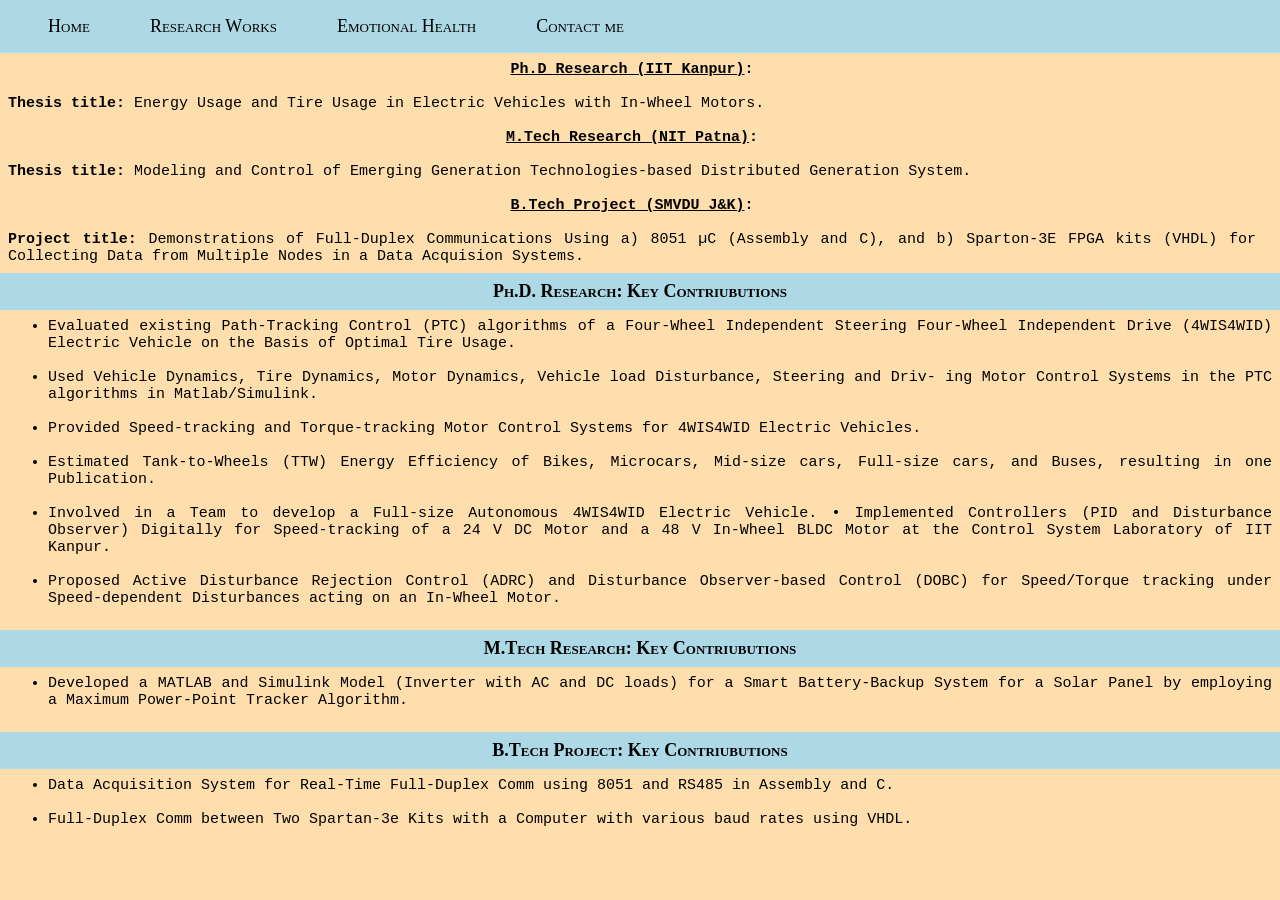
<file: Research.html>
<!DOCTYPE html PUBLIC "-//W3C//DTD HTML 4.01 Transitional//EN">

<!DOCTYPE html>
<html lang="en">
<head>

<body bgcolor="#FFDEAD">
<meta charset="utf-8" />
<meta http-equiv="content-type" content="text/html; charset=UTF-8">
<meta http-equiv="X-UA-Compatible" content="IE=edge,chrome=1" />
<title> Research Work</title>
<meta name="generator" content="DocPad v6.79.4" />
  <!-- Mobile viewport optimized: h5bp.com/viewport -->
<meta name="viewport" content="width=max-width" />
 <link rel="stylesheet" href="https://cdnjs.cloudflare.com/ajax/libs/font-awesome/6.5.0/css/all.min.css" />
 
    <style>
        body  {
            margin: 0;
	    font-family:  "Georgia";
        }
        .navbar {
            background-color: lightblue;
            overflow: hidden;
            display: flex;
            padding: 16px 20px;
        }
        .navbar a {
            color: black;
            text-decoration: none;
            padding: 3px 20px;
            margin: 0 8px;
            font-size: 18px;
        }
        .navbar a:hover {
            background-color: blue;
            border-radius: 2px;
        }
    </style>

    <div class="navbar" > <font style="font-family: Georgia;
   font-variant: small-caps; font-size: 100%"> 
        <a href="index.html">Home</a>
        <a href="Research.html">Research Works</a>
        <a href="Emotional.html"> Emotional Health</a>
	<a href="Contact.html"> Contact me</a>
	</font>
    </div>

 <!----- <font face="verdana ref"> --->


      <font face="Courier New">
 <table cellspacing="0" cellpadding="8" border="0" align="center">
  <tbody>
   <tr>
     <td  colspan="2" style="font-size:15" bgcolor="#FFDEAD" align = "justify">

       <strong > <center> <u> Ph.D Research (IIT Kanpur)</u>: </center> </strong> <br>

      <strong> Thesis title: </strong> Energy Usage and Tire Usage in
      Electric Vehicles with In-Wheel Motors.

      <br> <br>

       <strong > <center> <u>M.Tech Research (NIT Patna)</u>: </center> </strong> <br>

       <strong> Thesis title: </strong> Modeling and Control of Emerging Generation Technologies-based Distributed Generation System.

       
      <br> <br>

       <strong > <center> <u> B.Tech Project (SMVDU J&K)</u>: </center> </strong> <br>

       <strong> Project title: </strong> Demonstrations of Full-Duplex
       Communications Using a) 8051 µC (Assembly and C), and b) Sparton-3E
       FPGA kits (VHDL) for Collecting Data from Multiple Nodes in a
       Data Acquision Systems.


       <!--    My PhD thesis investigates EVs with in-wheel motors (IWMs) from
     two perspectives: <strong> energy usage </strong> and <strong>
     tire usage. </strong>  <br>

<strong> &nbsp; Towards energy usage, </strong> the thesis examines EVs with IWMs from two
perspectives: energy usage and tire usage. Towards energy usage, It
calculates tank-to-wheel (TTW) energy efficiency of Battery- powered
EVs (BEVs). These BEVs are bikes, microcars, mid-size cars, full-size
cars, and buses. They lie in wide power intervals and widely use
single motor and single/multiple IWMs. <br>

<strong> &nbsp; Towards energy usage, </strong> It primarily considers
four-wheel independent steering four-wheel independent drive
(4WIS4WID) EVs, as they have the potential to achieve a condition
known as optimal tire usage. -->

     </td>
    <td style="font-size:25" bgcolor="#FFDEAD">

       <header id="header" class="fixed-top">
    <div class="container-fluid d-flex justify-content-between align-items-center">

      <!-- <h1 class="logo me-auto me-lg-0"><a href="index.html">Abhilash</a></h1> -->
      <!-- Uncomment below if you prefer to use an image logo -->
      <a href="index.html" class="logo"></a>

<!--      
 <h6 align="left" > <font style="font-family: courier;
   font-variant: font-size: 70%"> 
          <ul style="list-style: none;">
	   <li> <strong> Ph.D. Research: </strong></li> 
	   <li><a href="#Aboutme"> Overview</a></li> <br>
	   <li><a href="#Education"> Energy Usage </a></li> <br>
	   <li><a href="#Experiences"> Tire Usage </a></li> 
        </ul>
 </h6>
  -->


  </header><!-- End Header -->

    </td>
   </tr>

   
  </tbody>
 </table>


 <font face="Courier New">
 <table align="center" cellspacing="0" cellpadding="8" border="0">
  <tbody>
       <tr>

     
   </tr>
    
    
 <!-- <td style="font-size:20" bgcolor="#cccccc">
      <b>NEWS</b><br><br>

      January 4 - 6, 2018: <a href="http://www.icc.org.in"> IIT Kanpur</a>.<br>
    </td>
   </tr>  --->
    
 <!---------------------Personal Information----------------------------->


   
  <tr id="Education">
    <td colspan="2" align="middle" bgcolor="lightblue"
    style="font-size:18">
   <b><font style="font-family: Georgia; font-variant: small-caps;
   font-size: 100%">  Ph.D. Research: Key Contriubutions</font> </b>
    </td>
  </tr>

  
   <tr>
    <td  colspan="2" style="font-size:15" bgcolor="#FFDEAD" align = "justify">
 <ul>
            <li>Evaluated existing Path-Tracking Control (PTC)
algorithms of a Four-Wheel Independent Steering Four-Wheel Independent
Drive (4WIS4WID) Electric Vehicle on the Basis of Optimal Tire
Usage.</li> <br>
            <li> Used Vehicle Dynamics, Tire Dynamics, Motor Dynamics,
Vehicle load Disturbance, Steering and Driv- ing Motor Control Systems
in the PTC algorithms in Matlab/Simulink. </li> <br>
            <li> Provided Speed-tracking and Torque-tracking Motor Control Systems for 4WIS4WID Electric Vehicles. </li> <br>

	   <li> Estimated Tank-to-Wheels (TTW) Energy Efficiency of
Bikes, Microcars, Mid-size cars, Full-size cars, and Buses, resulting
in one Publication. </li> <br>

	   <li> Involved in a Team to develop a Full-size Autonomous
4WIS4WID Electric Vehicle.  • Implemented Controllers (PID and
Disturbance Observer) Digitally for Speed-tracking of a 24 V DC Motor
and a 48 V In-Wheel BLDC Motor at the Control System Laboratory of IIT
	     Kanpur. </li> <br>

	    <li> Proposed Active Disturbance Rejection Control (ADRC)
and Disturbance Observer-based Control (DOBC) for Speed/Torque
tracking under Speed-dependent Disturbances acting on an In-Wheel
Motor. </li>
        </ul>
    </td>
   </tr>


     
  <tr id="Education">
    <td colspan="2" align="middle" bgcolor="lightblue"
    style="font-size:18">
   <b><font style="font-family: Georgia; font-variant: small-caps;
   font-size: 100%">  M.Tech Research: Key Contriubutions</font> </b>
    </td>
  </tr>

  
   <tr>
    <td  colspan="2" style="font-size:15" bgcolor="#FFDEAD" align = "justify">
 <ul>
            <li> Developed a MATLAB and Simulink Model (Inverter with
AC and DC loads) for a Smart Battery-Backup System for a Solar Panel
by employing a Maximum Power-Point Tracker Algorithm.</li> 
        </ul>
    </td>
   </tr>

     
  <tr id="Education">
    <td colspan="2" align="middle" bgcolor="lightblue"
    style="font-size:18">
   <b><font style="font-family: Georgia; font-variant: small-caps;
   font-size: 100%">  B.Tech Project: Key Contriubutions</font> </b>
    </td>
  </tr>

  
   <tr>
    <td  colspan="2" style="font-size:15" bgcolor="#FFDEAD" align = "justify">
 <ul>
            <li> Data Acquisition System for Real-Time Full-Duplex
	      Comm using 8051 and RS485 in Assembly and C. </li> <br>
	    <li>Full-Duplex Comm between Two Spartan-3e Kits with a
Computer with various baud rates using VHDL. </li>
        </ul>
    </td>
   </tr>

   
   
  </tbody>
 </table>

</body>
</html>
</file>
<file: style.css>
/* =========================================================
   Dr. Dileep Kumar — site styles
   One file controls the look of all pages.
   Change a value here and it updates everywhere.
   Mobile-first: base styles suit phones; wider screens
   are handled by min-width / clamp() rules.
   ========================================================= */

:root {
  /* ---- Colors: change these to re-theme the whole site ---- */
  --bg:          #FBFAF6;   /* page background */
  --bg-panel:    #F2EFE6;   /* subtle panel / alt background */
  --ink:         #22262B;   /* main text */
  --ink-soft:    #565D63;   /* secondary text */
  --line:        #E1DDCF;   /* rules / borders */
  --accent:      #2F5D55;   /* primary accent (headings, links, nav) */
  --accent-soft: #E6EDE9;   /* light accent background */
  --accent-warm: #B5651D;   /* small warm highlight, used sparingly */
  --white:       #FFFFFF;

  /* ---- Type ---- */
  --font-body:    -apple-system, "Segoe UI", Roboto, Helvetica, Arial, sans-serif;
  --font-heading: Georgia, "Times New Roman", serif;

  /* ---- Layout ---- */
  --content-width: 780px;
  --gutter: clamp(16px, 5vw, 28px);
  --radius: 8px;
  --nav-offset: 76px;
}

*, *::before, *::after { box-sizing: border-box; }

html {
  scroll-behavior: smooth;
  -webkit-text-size-adjust: 100%;
  text-size-adjust: 100%;
}
@media (prefers-reduced-motion: reduce) { html { scroll-behavior: auto; } }

/* Anchored targets stop below the sticky nav */
[id] { scroll-margin-top: var(--nav-offset); }

body {
  margin: 0;
  background: var(--bg);
  color: var(--ink);
  font-family: var(--font-body);
  font-size: 16px;
  line-height: 1.7;
  overflow-wrap: break-word;
}
@media (min-width: 600px) { body { font-size: 17px; } }

img { max-width: 100%; height: auto; display: block; }

a {
  color: var(--accent);
  text-decoration: underline;
  text-decoration-color: var(--line);
  text-underline-offset: 3px;
}
a:hover { text-decoration-color: var(--accent); }
a:focus-visible, button:focus-visible {
  outline: 2px solid var(--accent);
  outline-offset: 2px;
  border-radius: 2px;
}

/* Skip link for keyboard / screen-reader users */
.skip-link {
  position: absolute;
  left: -9999px;
  top: 8px;
  background: var(--accent);
  color: #fff;
  padding: 8px 14px;
  border-radius: var(--radius);
  z-index: 100;
}
.skip-link:focus { left: 8px; }

/* ---------- Top navigation ---------- */
.site-nav {
  position: sticky;
  top: 0;
  z-index: 10;
  background: rgba(251, 250, 246, 0.96);
  -webkit-backdrop-filter: saturate(1.2) blur(6px);
  backdrop-filter: saturate(1.2) blur(6px);
  border-bottom: 1px solid var(--line);
}
.site-nav .nav-inner {
  max-width: var(--content-width);
  margin: 0 auto;
  padding: 8px var(--gutter);
  display: flex;
  flex-wrap: wrap;
  align-items: center;
  justify-content: space-between;
  gap: 0 20px;
}
.site-nav .brand {
  font-family: var(--font-heading);
  font-size: 1.05rem;
  font-weight: 700;
  color: var(--ink);
  text-decoration: none;
  padding: 8px 0;
}
.site-nav .links {
  display: flex;
  flex-wrap: wrap;
  gap: 0 18px;
  font-size: 0.95rem;
}
.site-nav .links a { padding: 8px 2px; }
.site-nav a { text-decoration: none; color: var(--ink-soft); }
.site-nav a:hover, .site-nav a[aria-current="page"] { color: var(--accent); }
.site-nav a[aria-current="page"] { font-weight: 700; }

/* ---------- Page shell ---------- */
main {
  max-width: var(--content-width);
  margin: 0 auto;
  padding: clamp(24px, 5vw, 40px) var(--gutter) 88px;
}

/* ---------- Headings ---------- */
h1, h2, h3, h4 {
  font-family: var(--font-heading);
  color: var(--ink);
  line-height: 1.28;
  margin-top: 2.2em;
  margin-bottom: 0.6em;
}
h1 { font-size: clamp(1.55rem, 5.4vw, 2.1rem); margin-top: 0; }
h2 {
  font-size: clamp(1.3rem, 4.6vw, 1.5rem);
  padding-top: 0.5em;
  border-top: 1px solid var(--line);
  margin-top: 2.8em;
}
h2:first-of-type { border-top: none; margin-top: 1.6em; }
h3 { font-size: clamp(1.08rem, 3.8vw, 1.18rem); color: var(--accent); }
h4 { font-size: 1rem; text-transform: none; }

p { margin: 0 0 1em; }

ul, ol { padding-left: 1.3em; margin: 0 0 1em; }
li { margin-bottom: 0.4em; }

hr { border: none; border-top: 1px solid var(--line); margin: 2.5em 0; }

blockquote {
  margin: 1.5em 0;
  padding: 0.2em 1.2em;
  border-left: 3px solid var(--accent);
  color: var(--ink-soft);
  font-style: italic;
}

figure { margin: 1.6em 0; }
figure img {
  border: 1px solid var(--line);
  border-radius: var(--radius);
  background: var(--white);
}
figure img + img { margin-top: 10px; }
figcaption {
  font-size: 0.9rem;
  color: var(--ink-soft);
  margin-top: 0.6em;
  line-height: 1.55;
}
/* Figures link to the full-size image (helpful on phones) */
.img-link { display: block; cursor: zoom-in; text-decoration: none; }

/* ---------- Buttons ---------- */
.btn-row { display: flex; flex-wrap: wrap; gap: 10px; margin: 0.6em 0 1.2em; }
.btn {
  display: inline-block;
  padding: 10px 18px;
  min-height: 44px;
  border: 1px solid var(--accent);
  border-radius: var(--radius);
  color: var(--accent);
  text-decoration: none;
  font-size: 0.95rem;
  line-height: 1.4;
  text-align: center;
}
.btn:hover { background: var(--accent-soft); }
@media (max-width: 480px) {
  .btn-row .btn { flex: 1 1 100%; }
}

/* ---------- Home page ---------- */
.hero {
  display: flex;
  gap: clamp(16px, 4vw, 28px);
  align-items: center;
  margin-bottom: 1em;
}
.hero img {
  flex: 0 0 auto;
  width: clamp(92px, 26vw, 132px);
  height: clamp(92px, 26vw, 132px);
  object-fit: cover;
  border-radius: 50%;
  border: 3px solid var(--bg-panel);
}
.hero .headline h1 { margin-bottom: 0.15em; }
.hero .headline .subtitle {
  color: var(--ink-soft);
  font-size: 1.02rem;
  margin: 0;
  line-height: 1.45;
}

.meta-list {
  list-style: none;
  padding: 0;
  margin: 1.2em 0;
  display: flex;
  flex-direction: column;
  gap: 6px;
  font-size: 0.97rem;
}
.meta-list li { margin: 0; }
@media (min-width: 700px) {
  .meta-list { flex-direction: row; flex-wrap: wrap; gap: 8px 24px; }
}

/* ---------- Table of contents ---------- */
.toc {
  background: var(--bg-panel);
  border-radius: var(--radius);
  padding: 18px clamp(16px, 4vw, 24px);
  margin: 1.6em 0 2.4em;
}
.toc p { margin: 0 0 0.6em; font-weight: 700; }
.toc ul { margin: 0; padding-left: 1.1em; }
.toc li { font-size: 0.97rem; break-inside: avoid; }
.toc a { display: inline-block; padding: 2px 0; }
@media (min-width: 640px) { .toc ul { columns: 2; column-gap: 28px; } }

/* Numbered, nested table of contents */
.toc-outline, .toc-outline ol { list-style: none; padding-left: 0; margin: 0; columns: 1; }
.toc-outline { counter-reset: sec; }
.toc-outline > li { counter-increment: sec; margin-bottom: 0.3em; }
.toc-outline > li.unnumbered { counter-increment: none; }
.toc-outline > li:not(.unnumbered) > a::before { content: counter(sec) ". "; }
.toc-outline ol { counter-reset: sub; padding-left: 1.4em; margin: 0.2em 0 0.5em; }
.toc-outline ol > li { counter-increment: sub; margin-bottom: 0.15em; }
.toc-outline ol > li > a::before { content: counter(sec) "." counter(sub) " "; }

/* ---------- Callouts and notes ---------- */
.callout {
  background: var(--accent-soft);
  border-radius: var(--radius);
  padding: 18px clamp(16px, 4vw, 22px);
  margin: 1.6em 0;
}
.callout > :last-child { margin-bottom: 0; }

.note-box {
  border: 1px solid var(--line);
  border-radius: var(--radius);
  background: var(--white);
  padding: 14px clamp(14px, 4vw, 20px);
  margin: 1.4em 0;
  font-size: 0.9rem;
  line-height: 1.6;
  color: var(--ink-soft);
}
.note-box > :last-child { margin-bottom: 0; }

.page-header { margin-bottom: 1.5em; }

.principle {
  text-align: center;
  font-family: var(--font-heading);
  font-size: clamp(1.1rem, 4vw, 1.25rem);
  font-weight: 700;
  color: var(--accent);
  margin: 1.4em 0;
}

/* ---------- News ticker (home page) ---------- */
.news-ticker {
  display: flex;
  align-items: center;
  gap: 14px;
  background: var(--accent-soft);
  border-radius: var(--radius);
  padding: 10px 16px;
  margin: 1.4em 0 2em;
}
.news-ticker .ticker-badge {
  flex: 0 0 auto;
  background: var(--accent);
  color: #fff;
  font-size: 0.78rem;
  font-weight: 700;
  padding: 4px 12px;
  border-radius: 999px;
}
.news-ticker .ticker-viewport {
  flex: 1 1 auto;
  overflow: hidden;
  white-space: nowrap;
  min-width: 0;
}
.news-ticker .ticker-content {
  display: inline-block;
  margin: 0;
  padding-left: 100%;
  animation: ticker-scroll var(--ticker-duration, 45s) linear infinite;
}
.news-ticker .ticker-viewport:hover .ticker-content,
.news-ticker .ticker-viewport:focus-within .ticker-content { animation-play-state: paused; }
.news-ticker .ticker-content a {
  color: var(--ink);
  font-weight: 600;
  text-decoration: none;
}
.news-ticker .ticker-content a:hover { text-decoration: underline; }

@keyframes ticker-scroll {
  from { transform: translateX(0); }
  to   { transform: translateX(-100%); }
}

/* On phones a scrolling line is hard to read: show the news as wrapped text */
@media (max-width: 640px) {
  .news-ticker { flex-direction: column; align-items: flex-start; gap: 8px; }
  .news-ticker .ticker-viewport { overflow: visible; white-space: normal; }
  .news-ticker .ticker-content { animation: none; padding-left: 0; display: block; }
}
@media (prefers-reduced-motion: reduce) {
  .news-ticker .ticker-content { animation: none; padding-left: 0; white-space: normal; }
  .news-ticker .ticker-viewport { overflow: visible; white-space: normal; }
}

/* ---------- Experience / role entries ---------- */
.entry { margin-bottom: 1.8em; }
.entry .role { font-weight: 700; }
.entry .org-line { color: var(--ink-soft); font-size: 0.92rem; margin-bottom: 0.5em; }

/* Skills grid */
.skills-grid { display: grid; gap: 14px; margin: 0; }
.skills-grid .skill-row { display: grid; grid-template-columns: 1fr; gap: 2px; }
.skills-grid dt { font-weight: 700; color: var(--accent); font-size: 0.92rem; }
.skills-grid dd { margin: 0; color: var(--ink); }
@media (min-width: 600px) {
  .skills-grid .skill-row { grid-template-columns: 170px 1fr; gap: 14px; }
}

/* Publications */
.pub-list { list-style: none; padding: 0; }
.pub-list li { padding: 14px 0; border-bottom: 1px solid var(--line); }
.pub-list li:first-child { padding-top: 0; }
.pub-list .doi { color: var(--ink-soft); font-size: 0.88rem; }

/* ---------- Question / answer blocks ---------- */
.qa { margin: 0 0 1.4em; }
.qa-q { margin: 0 0 0.3em; }
.qa-a { margin: 0 0 0.5em; padding-left: 14px; border-left: 2px solid var(--line); color: var(--ink-soft); }
.qa-a > :last-child { margin-bottom: 0; }
.question { margin: 1.4em 0; padding: 16px clamp(14px, 4vw, 20px); background: var(--bg-panel); border-radius: var(--radius); }
.question > :last-child { margin-bottom: 0; }
.question-title { font-weight: 700; }

/* Feeling definitions (section 4.2) */
.feeling-group { margin: 1.4em 0; }
.feeling-group h4 { margin: 0 0 0.3em; color: var(--accent); }
.feeling-list { list-style: none; padding: 0; }
.feeling-list li { padding-left: 1.1em; text-indent: -1.1em; }
.feeling-list li::before { content: "\2013\00a0"; color: var(--ink-soft); }
.tag {
  display: inline-block; text-indent: 0; margin-left: 4px;
  padding: 0 10px; border-radius: 999px;
  background: var(--accent-soft); color: var(--accent);
  font-size: 0.78rem; font-weight: 700;
}

/* Distortion cards */
.distortion { margin: 1.2em 0; padding: 16px clamp(14px, 4vw, 20px); background: var(--bg-panel); border-radius: var(--radius); }
.distortion .d-name { color: var(--accent); font-weight: 700; }
.distortion p:last-child { margin-bottom: 0; }
.distortion .d-split { margin-top: 1em; }
.d-example {
  margin-top: 0.6em;
  padding-left: 14px;
  border-left: 2px solid var(--line);
  color: var(--ink-soft);
  font-size: 0.95rem;
}

/* Distortion identification list (section 8.2) */
.check-list { list-style: none; padding: 0; margin: 0 0 1.2em; }
.check-list li {
  display: flex; flex-wrap: wrap; align-items: baseline; gap: 2px 12px;
  padding: 10px 0; margin: 0; border-bottom: 1px solid var(--line);
}
.check-list li::before { content: "\2610"; color: var(--accent); }
.check-list .thought { font-weight: 700; flex: 1 1 200px; }
.check-list .codes { color: var(--ink-soft); font-size: 0.93rem; letter-spacing: 0.02em; flex: 1 1 100%; padding-left: 1.7em; }
@media (min-width: 640px) { .check-list .codes { flex: 2 1 280px; padding-left: 0; } }

/* ---------- Daily Mood Journal steps ---------- */
.step-block { margin: 1.8em 0; padding-top: 1.6em; border-top: 1px solid var(--line); }
.step-block .step-title { color: var(--accent); font-weight: 700; font-size: 1.05rem; margin-bottom: 0.5em; }

.example {
  margin: 1.1em 0;
  padding: 14px clamp(12px, 3vw, 18px);
  background: var(--bg-panel);
  border-left: 3px solid var(--accent);
  border-radius: 0 var(--radius) var(--radius) 0;
  font-size: 0.97rem;
}
.example > :last-child { margin-bottom: 0; }
.example-label {
  margin: 0 0 0.6em;
  font-weight: 700;
  font-size: 0.78rem;
  letter-spacing: 0.06em;
  text-transform: uppercase;
  color: var(--accent);
}

/* Responsive data tables: wrap each <table> in .table-wrap */
.table-wrap {
  overflow-x: auto;
  -webkit-overflow-scrolling: touch;
  margin: 0.8em 0 1.1em;
  border: 1px solid var(--line);
  border-radius: var(--radius);
  background: var(--white);
}
.table-wrap:focus-visible { outline: 2px solid var(--accent); }
.data-table { width: 100%; border-collapse: collapse; font-size: 0.9rem; line-height: 1.45; }
.data-table th, .data-table td {
  padding: 9px 12px;
  text-align: left;
  vertical-align: top;
  border-bottom: 1px solid var(--line);
}
.data-table thead th {
  background: var(--accent-soft);
  color: var(--accent);
  font-weight: 700;
  font-size: 0.85rem;
}
.data-table tbody tr:last-child td { border-bottom: none; }
.data-table tbody tr:nth-child(even) { background: #FAF9F4; }
.data-table .num { text-align: center; white-space: nowrap; }
.data-table .goal { font-weight: 700; color: var(--accent); }
.data-table.wide { min-width: 600px; }
.table-hint { display: none; font-size: 0.8rem; color: var(--ink-soft); margin: -0.4em 0 0.9em; }
@media (max-width: 640px) { .table-hint { display: block; } }

/* Techniques (section 9.2) */
.technique { padding: 14px 0 4px; border-top: 1px solid var(--line); }
.technique h4 { margin: 0 0 0.4em; color: var(--accent); font-size: 1.05rem; }
.arrow-list { list-style: none; padding: 0; }
.arrow-list li { padding-left: 1.4em; text-indent: -1.4em; }
.arrow-list li::before { content: "\2192\00a0\00a0"; color: var(--accent); text-indent: 0; }

/* Not-yet-written sections */
.placeholder-note {
  color: var(--ink-soft); font-style: italic;
  border: 1px dashed var(--line); border-radius: var(--radius);
  padding: 10px 16px;
}

/* ---------- Section PDF bar ---------- */
.section-pdf {
  display: flex; flex-wrap: wrap; align-items: center;
  justify-content: space-between; gap: 10px 16px;
  background: var(--bg-panel); border-radius: var(--radius);
  padding: 12px 16px; margin: 0.8em 0 1.4em;
}
.section-pdf .section-pdf-text { flex: 1 1 240px; margin: 0; color: var(--ink-soft); font-size: 0.93rem; }
.section-pdf .btn { margin: 0; }
@media (max-width: 480px) { .section-pdf .btn { flex: 1 1 100%; } }

/* ---------- Citations and references ---------- */
.cite { text-decoration: none; white-space: nowrap; font-size: 0.85em; font-weight: 600; }
.cite:hover { text-decoration: underline; }
.references { padding-left: 2em; overflow-wrap: anywhere; font-size: 0.95rem; }
.references li { padding: 4px 8px; margin-bottom: 0.3em; border-radius: 4px; }
.references li:target { background: var(--accent-soft); }

.section-note { color: var(--ink-soft); font-size: 0.9rem; }
.backlink { font-size: 0.85rem; }

/* Floating "back to top" button */
.to-top {
  position: fixed;
  right: max(14px, env(safe-area-inset-right));
  bottom: max(14px, env(safe-area-inset-bottom));
  z-index: 20;
  min-width: 44px; min-height: 44px;
  display: inline-flex; align-items: center; justify-content: center;
  padding: 0 14px;
  background: var(--accent);
  color: #fff;
  border-radius: 999px;
  font-size: 0.85rem;
  font-weight: 700;
  text-decoration: none;
  box-shadow: 0 2px 8px rgba(0, 0, 0, 0.18);
  opacity: 0.92;
}
.to-top:hover { opacity: 1; }

/* ---------- Footer ---------- */
.site-footer {
  border-top: 1px solid var(--line);
  padding: 24px var(--gutter);
  text-align: center;
  color: var(--ink-soft);
  font-size: 0.88rem;
}

/* ---------- Print ---------- */
@media print {
  .site-nav, .to-top, .news-ticker, .skip-link { display: none !important; }
  body { background: #fff; font-size: 11pt; }
  main { max-width: none; padding: 0; }
  .toc, .callout, .distortion, .example, .question { background: #fff; border: 1px solid #ccc; }
  .table-wrap { overflow: visible; }
  a { color: inherit; text-decoration: none; }
  h2, h3, h4, figure, .distortion, .step-block { break-inside: avoid; }
}


/* ---------- October 2026 accessibility, attribution, footer ---------- */
.page-byline {
  margin: 0.3em 0 1.6em;
  color: var(--ink-soft);
  font-size: 0.91rem;
  line-height: 1.65;
}
.byline-divider { margin: 0 0.45em; color: var(--ink-soft); }

/* Collapsible table of contents on phones; visible on desktop by default.
   The complete contents remain available without JavaScript. */
.toc-details > summary {
  cursor: pointer;
  min-height: 44px;
  display: flex;
  align-items: center;
  justify-content: space-between;
  gap: 12px;
  font-weight: 700;
  color: var(--ink);
  line-height: 1.4;
  list-style: none;
}
.toc-details > summary::-webkit-details-marker { display: none; }
.toc-details > summary::after {
  content: "−";
  color: var(--accent);
  font-family: var(--font-body);
  font-size: 1.25rem;
  font-weight: 400;
  flex: 0 0 auto;
}
.toc-details:not([open]) > summary::after { content: "+"; }
.toc-details > summary:focus-visible {
  outline: 2px solid var(--accent);
  outline-offset: 2px;
  border-radius: 2px;
}
.toc-details > .toc-outline { margin-top: 0.55em; }
.toc-details .toc-outline a { overflow-wrap: anywhere; }

.footer-inner { max-width: var(--content-width); margin: 0 auto; }
.site-footer .footer-inner p { margin: 0.2em 0; }
.site-footer a { color: var(--accent); }
.site-footer .visitor-stat { color: var(--ink); font-weight: 600; }
.site-footer .footer-meta { font-size: 0.94em; }
#visitor-count { display: inline; font-weight: 700; color: var(--accent); }
/* GoatCounter's documented HTML visitor-count markup */
#visitor-count > div {
  display: inline;
  padding: 0;
  margin: 0;
  border: none;
  background: transparent;
  box-shadow: none;
  font: inherit;
  color: inherit;
}
#visitor-count #gcvc-for, #visitor-count #gcvc-by { display: none; }
#visitor-count #gcvc-views { font: inherit; color: inherit; }

@media (max-width: 640px) {
  .page-byline { font-size: 0.88rem; }
  .toc { padding: 12px 14px; }
  .toc-outline a { line-height: 1.55; padding: 5px 2px; }
  .site-nav .nav-inner { gap: 0 12px; }
  .site-nav .links { gap: 0 12px; }
  .site-nav .links a {
    display: inline-flex;
    align-items: center;
    min-height: 44px;
  }
  .table-wrap { scrollbar-width: thin; }
}
@media print {
  .site-footer .visitor-stat { display: none; }
}
</file>
